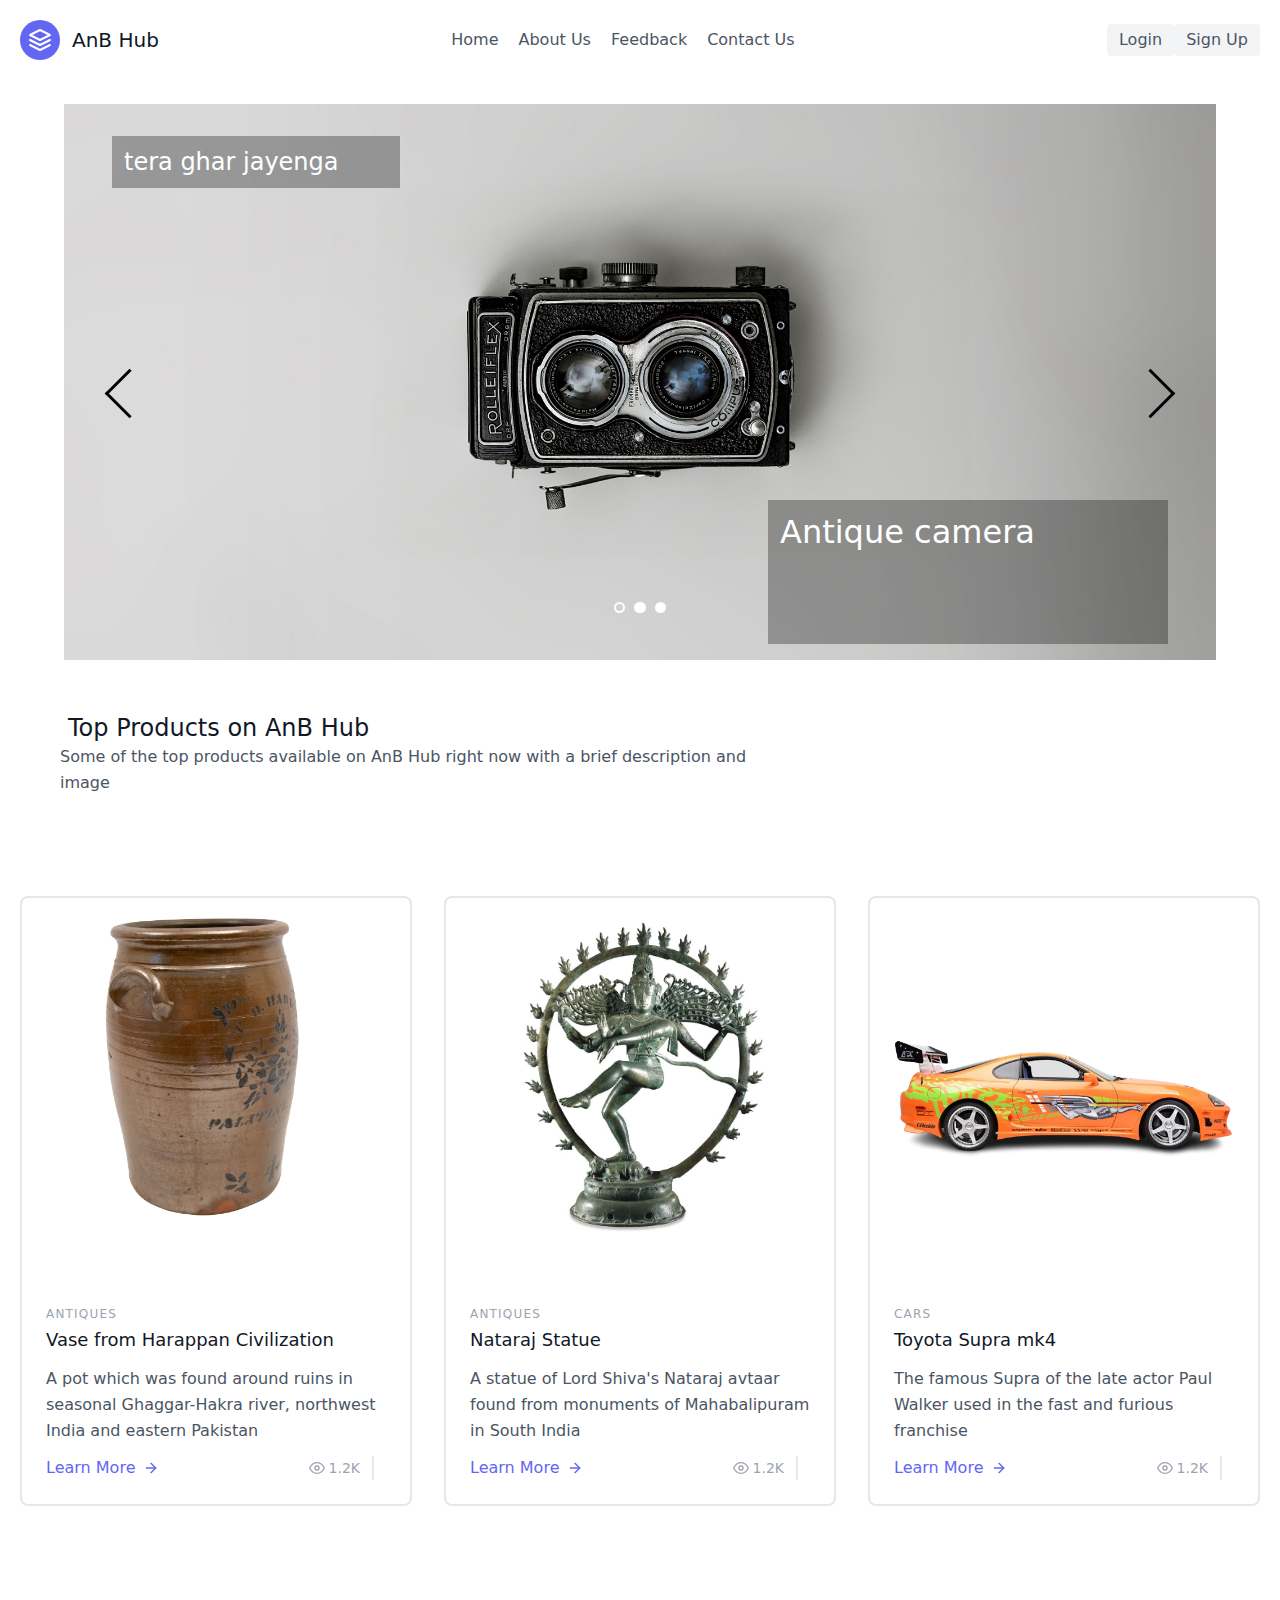
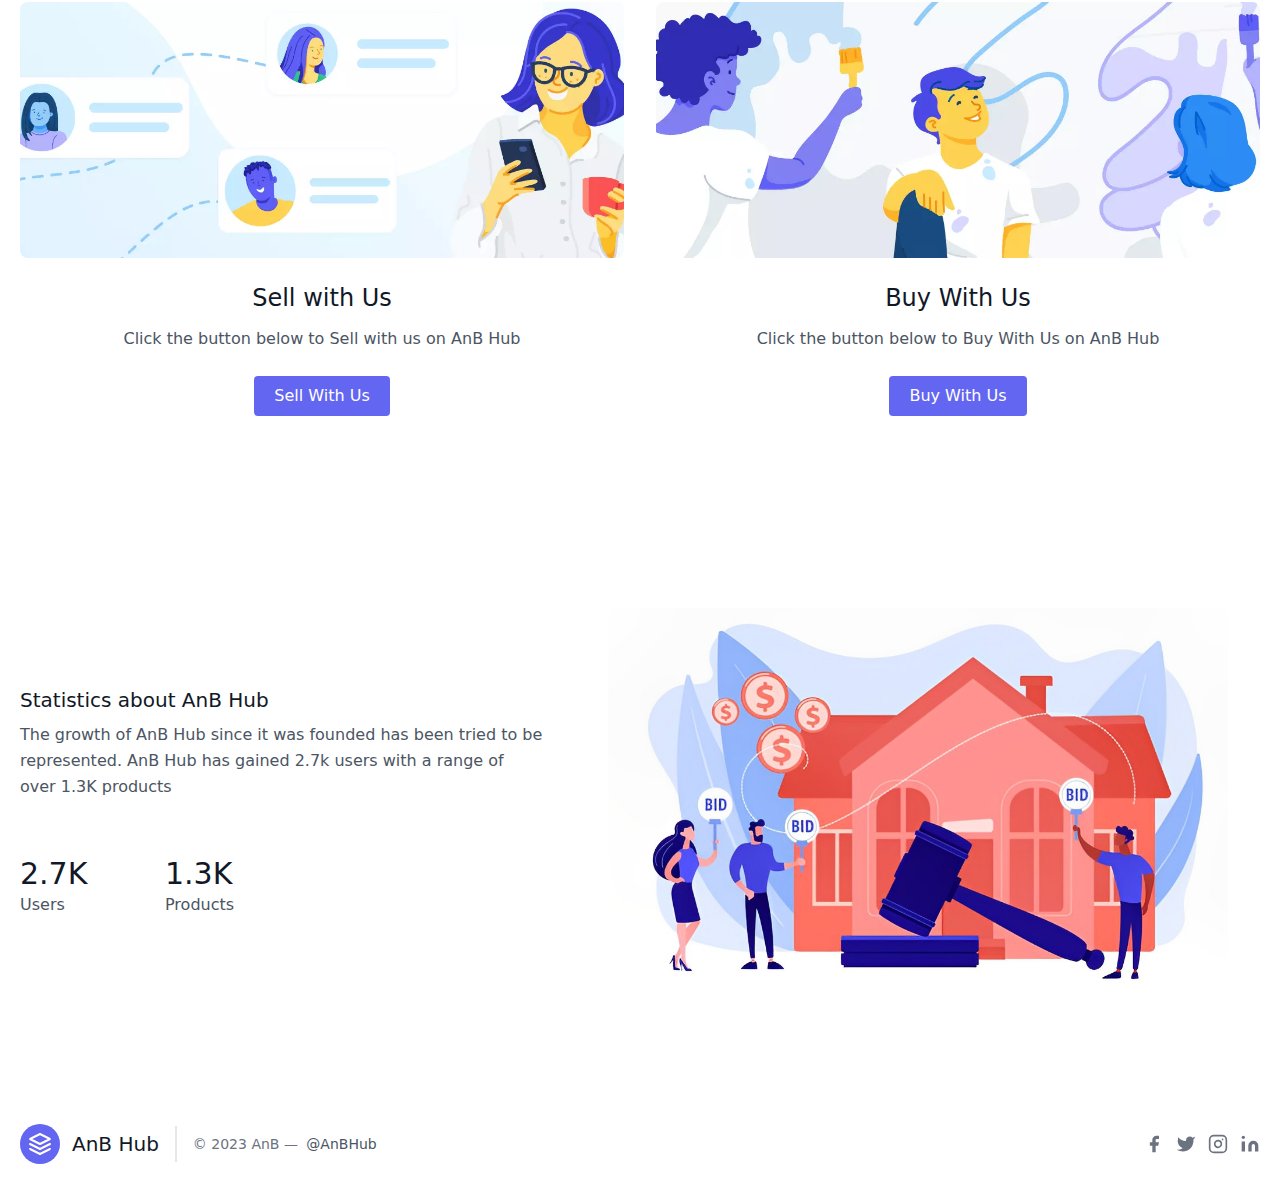
<file: index.html>
<!DOCTYPE html>
<html lang="en">

<head>
  <meta charset="UTF-8">
  <meta http-equiv="X-UA-Compatible" content="IE=edge">
  <meta name="viewport" content="width=device-width, initial-scale=1.0">
  <link rel="stylesheet" href="style.css">
  <link rel="stylesheet" href="index.css">
  <title>Home</title>
</head>
<body>
  <script>
    let slideIndex = 1;
    showSlides(slideIndex);

    // Next/previous controls
    function plusSlides(n) 
    {
      showSlides(slideIndex += n);
    }

    // Thumbnail image controls
    function currentSlide(n) 
    {
      showSlides(slideIndex = n);
    }

    function showSlides(n) 
    {
      let i;
      let slides = document.getElementsByClassName("mySlides");
      let dots = document.getElementsByClassName("dot");
      if (n > slides.length) 
      {
        slideIndex = 1
      }
      if (n < 1) 
      {
        slideIndex = slides.length
      }
      for (i = 0; i < slides.length; i++) 
      {
        slides[i].style.display = "none";
      }
      for (i = 0; i < dots.length; i++) 
      {
        dots[i].className = dots[i].className.replace(" active", "");
      }
      slides[slideIndex-1].style.display = "block";
      dots[slideIndex-1].className += " active";
    }
  </script>

  <header class="text-gray-600 body-font">
    <div class="container mx-auto flex flex-wrap p-5 flex-col md:flex-row items-center">
      <a class="flex title-font font-medium items-center text-gray-900 mb-4 md:mb-0">
        <!-- <img src="/images/logo.jpg" height="2.3" width=""> -->
        <svg xmlns="http://www.w3.org/2000/svg" fill="none" stroke="currentColor" stroke-linecap="round"
          stroke-linejoin="round" stroke-width="2" class="w-10 h-10 text-white p-2 bg-indigo-500 rounded-full"
          viewBox="0 0 24 24">
          <path d="M12 2L2 7l10 5 10-5-10-5zM2 17l10 5 10-5M2 12l10 5 10-5"></path>
        </svg>
        <span class="ml-3 text-xl">AnB Hub</span>
      </a>
      <nav class="md:ml-auto md:mr-auto flex flex-wrap items-center text-base justify-center">
        <a class="mr-5 hover:text-gray-900" href="index.html">Home</a>
        <a class="mr-5 hover:text-gray-900" href="about.html">About Us</a>
        <a class="mr-5 hover:text-gray-900" href="feedback.html">Feedback</a>
        <a class="mr-5 hover:text-gray-900" href="contact.html">Contact Us</a>
      </nav>
      <a href="login.php">
        <button
          class="inline-flex items-center bg-gray-100 border-0 py-1 px-3 focus:outline-none hover:bg-gray-200 rounded text-base mt-4 md:mt-0">Login
        </button></a>
      <a href="signup.php">
        <button
          class="inline-flex items-center bg-gray-100 border-0 py-1 px-3 focus:outline-none hover:bg-gray-200 rounded text-base mt-4 md:mt-0">Sign
          Up
        </button>
      </a>
    </div>
  </header>

  <br>

  <main>
    <div class="myContainer">
      <div class="slideshow-container">
        <div class="mySlides fade current">
          <div class="price_tag">tera ghar jayenga</div>
          <img src="./Slider_images/camera.jpg" style="width: 100%;">
          <div class="description">Antique camera</div>
        </div>
  
        <div class="mySlides fade">
          <div class="price_tag">isme bhi tera ghar jayenga</div>
          <img src="./Slider_images/McLaren mp4-24.jpg" style="width:100%;">
          <div class="description">F1 McLaren MP4/24</div>
        </div>
  
        <div class="mySlides fade">
          <div class="price_tag">aur isme bhi tera ghar aur gand jayenga</div>
          <img src="./Slider_images/air_Jordan.png" style="width:100%;">
          <div class="description">Nike Air Jordans 1</div>
        </div>

        <!-- <a class="prev" onclick="plusSlides(-1)">&#10094;</a> -->
        <a class="prev" onclick="plusSlides(-1)"><i class="arrow left"></i></a>
        <!-- <a class="next" onclick="plusSlides(1)">&#10095;</a> -->
        <a class="next" onclick="plusSlides(1)"><i class="arrow right"></i></a>


        <div class="myDots" style="text-align:center">
          <span class="dot active" onclick="currentSlide(1)"></span>
          <span class="dot" onclick="currentSlide(2)"></span>
          <span class="dot" onclick="currentSlide(3)"></span>
        </div>
      </div>
      
      <!-- The dots/circles -->
    </div>

    <section class="text-gray-600 body-font">
      <div class="container px-5 py-7  mx-auto">
        <div class="flex flex-col">
          <!-- <div class="h-1 bg-gray-200 rounded overflow-hidden">
            <div class="w-24 h-full bg-indigo-500"></div>
          </div> -->
          <div class="flex flex-wrap sm:flex-row flex-col py-6 mb-12">
            <h1 class="sm:w-2/5 text-gray-900 font-medium title-font text-2xl mb-2 sm:mb-0 ml-12">Top Products on AnB Hub
            </h1>
            <p class="sm:w-3/5 leading-relaxed text-base sm:pl-10 pl-0">Some of the top products available on AnB Hub
              right now with a brief description and image</p>
          </div>
        </div>
      </div>
      <div class="container px-5  mx-auto">
        <div class="flex flex-wrap -m-4">
          <div class="p-4 md:w-1/3">
            <div class="h-full border-2 border-gray-700 border-opacity-60 rounded-lg overflow-hidden">
              <div class="lg:h-96 md:h-36 w-full object-cover object-center">
                <img src="images/1_preview.png" height="80%" width="75%" alt="blog" style="padding-left: 5vw;">
              </div>
              <div class="p-6">
                <h2 class="tracking-widest text-xs title-font font-medium text-gray-400 mb-1">ANTIQUES</h2>
                <h1 class="title-font text-lg font-medium text-gray-900 mb-3">Vase from Harappan Civilization</h1>
                <p class="leading-relaxed mb-3">A pot which was found around ruins in seasonal Ghaggar-Hakra river,
                  northwest India and eastern Pakistan</p>
                <div class="flex items-center flex-wrap ">
                  <a href="vase.html" class="text-indigo-500 inline-flex items-center md:mb-2 lg:mb-0">Learn More
                    <svg class="w-4 h-4 ml-2" viewBox="0 0 24 24" stroke="currentColor" stroke-width="2" fill="none"
                      stroke-linecap="round" stroke-linejoin="round">
                      <path d="M5 12h14"></path>
                      <path d="M12 5l7 7-7 7"></path>
                    </svg>
                  </a>
                  <span
                    class="text-gray-400 mr-3 inline-flex items-center lg:ml-auto md:ml-0 ml-auto leading-none text-sm pr-3 py-1 border-r-2 border-gray-200">
                    <svg class="w-4 h-4 mr-1" stroke="currentColor" stroke-width="2" fill="none" stroke-linecap="round"
                      stroke-linejoin="round" viewBox="0 0 24 24">
                      <path d="M1 12s4-8 11-8 11 8 11 8-4 8-11 8-11-8-11-8z"></path>
                      <circle cx="12" cy="12" r="3"></circle>
                    </svg>1.2K
                  </span>
                </div>
              </div>
            </div>
          </div>
          <div class="p-4 md:w-1/3">
            <div class="h-full border-2 border-gray-700 border-opacity-60 rounded-lg ">
              <div class="lg:h-96 md:h-36 w-full object-cover object-center">
                <img width="90%" style="padding-left: 3vw;" src="images/Nataraj Statue 2.png" alt="blog">
              </div>

              <div class="p-6">
                <h2 class="tracking-widest text-xs title-font font-medium text-gray-400 mb-1">ANTIQUES</h2>
                <h1 class="title-font text-lg font-medium text-gray-900 mb-3">Nataraj Statue</h1>
                <p class="leading-relaxed mb-3">A statue of Lord Shiva's Nataraj avtaar found from monuments of
                  Mahabalipuram in South India</p>
                <div class="flex items-center flex-wrap">
                  <a href="natraj.html" class="text-indigo-500 inline-flex items-center md:mb-2 lg:mb-0">Learn More
                    <svg class="w-4 h-4 ml-2" viewBox="0 0 24 24" stroke="currentColor" stroke-width="2" fill="none"
                      stroke-linecap="round" stroke-linejoin="round">
                      <path d="M5 12h14"></path>
                      <path d="M12 5l7 7-7 7"></path>
                    </svg>
                  </a>
                  <span
                    class="text-gray-400 mr-3 inline-flex items-center lg:ml-auto md:ml-0 ml-auto leading-none text-sm pr-3 py-1 border-r-2 border-gray-200">
                    <svg class="w-4 h-4 mr-1" stroke="currentColor" stroke-width="2" fill="none" stroke-linecap="round"
                      stroke-linejoin="round" viewBox="0 0 24 24">
                      <path d="M1 12s4-8 11-8 11 8 11 8-4 8-11 8-11-8-11-8z"></path>
                      <circle cx="12" cy="12" r="3"></circle>
                    </svg>1.2K
                  </span>
                </div>
              </div>
            </div>
          </div>
          <div class="p-4 md:w-1/3">
            <div class="h-full border-2 border-gray-700 border-opacity-60 rounded-lg overflow-hidden">
              <div class="lg:h-96 md:h-36 w-full object-cover object-center">
                <img width="100%" src="images/3_preview.png" alt="blog" style="padding-top: 10vh ;">
              </div>
              <div class="p-6">
                <h2 class="tracking-widest text-xs title-font font-medium text-gray-400 mb-1">CARS</h2>
                <h1 class="title-font text-lg font-medium text-gray-900 mb-3">Toyota Supra mk4</h1>
                <p class="leading-relaxed mb-3">The famous Supra of the late actor Paul Walker used in the fast and
                  furious franchise</p>
                <div class="flex items-center flex-wrap ">
                  <a href="supra.html" class="text-indigo-500 inline-flex items-center md:mb-2 lg:mb-0">Learn More
                    <svg class="w-4 h-4 ml-2" viewBox="0 0 24 24" stroke="currentColor" stroke-width="2" fill="none"
                      stroke-linecap="round" stroke-linejoin="round">
                      <path d="M5 12h14"></path>
                      <path d="M12 5l7 7-7 7"></path>
                    </svg>
                  </a>
                  <span
                    class="text-gray-400 mr-3 inline-flex items-center lg:ml-auto md:ml-0 ml-auto leading-none text-sm pr-3 py-1 border-r-2 border-gray-200">
                    <svg class="w-4 h-4 mr-1" stroke="currentColor" stroke-width="2" fill="none" stroke-linecap="round"
                      stroke-linejoin="round" viewBox="0 0 24 24">
                      <path d="M1 12s4-8 11-8 11 8 11 8-4 8-11 8-11-8-11-8z"></path>
                      <circle cx="12" cy="12" r="3"></circle>
                    </svg>1.2K
                  </span>
                </div>
              </div>
            </div>
          </div>
        </div>
      </div>
    </section>
    <section class="text-gray-600 body-font">
      <div class="container px-5 py-24 mx-auto">
        <div class="flex flex-wrap -mx-4 -mb-10 text-center">
          <div class="sm:w-1/2 mb-10 px-4">
            <div class="rounded-lg h-64 overflow-hidden">
              <img alt="content" class="object-cover object-center h-full w-full" src="images/sell with us.png">
            </div>
            <h2 class="title-font text-2xl font-medium text-gray-900 mt-6 mb-3">Sell with Us</h2>
            <p class="leading-relaxed text-base">Click the button below to Sell with us on AnB Hub</p>
            <a href="sellWithUs.html">
              <button
                class="flex mx-auto mt-6 text-white bg-indigo-500 border-0 py-2 px-5 focus:outline-none hover:bg-indigo-600 rounded">Sell
                With Us</button></a>
          </div>
          <div class="sm:w-1/2 mb-10 px-4">
            <div class="rounded-lg h-64 overflow-hidden">
              <img alt="content" class="object-cover object-center h-full w-full" src="images/buy with us.png">
            </div>
            <h2 class="title-font text-2xl font-medium text-gray-900 mt-6 mb-3">Buy With Us</h2>
            <p class="leading-relaxed text-base">Click the button below to Buy With Us on AnB Hub</p>
            <button
              class="flex mx-auto mt-6 text-white bg-indigo-500 border-0 py-2 px-5 focus:outline-none hover:bg-indigo-600 rounded">Buy
              With Us</button>
          </div>
        </div>
      </div>
    </section>
    <section class="text-gray-600 body-font">
      <div class="container px-5 py-24 mx-auto flex flex-wrap">
        <div class="flex flex-wrap -mx-4 mt-auto mb-auto lg:w-1/2 sm:w-2/3 content-start sm:pr-10">
          <div class="w-full sm:p-4 px-4 mb-6">
            <h1 class="title-font font-medium text-xl mb-2 text-gray-900">Statistics about AnB Hub
            </h1>
            <div class="leading-relaxed">The growth of AnB Hub since it was founded has been tried to be represented.
              AnB Hub has gained 2.7k users with a range of over 1.3K products</div>
          </div>
          <div class="p-4 sm:w-1/2 lg:w-1/4 w-1/2">
            <h2 class="title-font font-medium text-3xl text-gray-900">2.7K</h2>
            <p class="leading-relaxed">Users</p>
          </div>
          <div class="p-4 sm:w-1/2 lg:w-1/4 w-1/2">
            <h2 class="title-font font-medium text-3xl text-gray-900">1.3K</h2>
            <p class="leading-relaxed">Products</p>
          </div>
        </div>
        <div class="lg:w-1/2 sm:w-1/3 w-full rounded-lg overflow-hidden mt-6 sm:mt-0">
          <img class="object-cover object-center w-full h-full" src="images/bid.jpg" alt="stats">
        </div>
      </div>
    </section>

  </main>

  <footer class="text-gray-600 body-font">
    <div class="container px-5 py-8 mx-auto flex items-center sm:flex-row flex-col">
      <a class="flex title-font font-medium items-center md:justify-start justify-center text-gray-900">
        <svg xmlns="http://www.w3.org/2000/svg" fill="none" stroke="currentColor" stroke-linecap="round"
          stroke-linejoin="round" stroke-width="2" class="w-10 h-10 text-white p-2 bg-indigo-500 rounded-full"
          viewBox="0 0 24 24">
          <path d="M12 2L2 7l10 5 10-5-10-5zM2 17l10 5 10-5M2 12l10 5 10-5"></path>
        </svg>
        <span class="ml-3 text-xl">AnB Hub</span>
      </a>
      <p class="text-sm text-gray-500 sm:ml-4 sm:pl-4 sm:border-l-2 sm:border-gray-200 sm:py-2 sm:mt-0 mt-4">© 2023 AnB
        —
        <a href="#" class="text-gray-600 ml-1" rel="noopener noreferrer"
          target="_blank">@AnBHub</a>
      </p>
      <span class="inline-flex sm:ml-auto sm:mt-0 mt-4 justify-center sm:justify-start">
        <a class="text-gray-500">
          <svg fill="currentColor" stroke-linecap="round" stroke-linejoin="round" stroke-width="2" class="w-5 h-5"
            viewBox="0 0 24 24">
            <path d="M18 2h-3a5 5 0 00-5 5v3H7v4h3v8h4v-8h3l1-4h-4V7a1 1 0 011-1h3z"></path>
          </svg>
        </a>
        <a class="ml-3 text-gray-500">
          <svg fill="currentColor" stroke-linecap="round" stroke-linejoin="round" stroke-width="2" class="w-5 h-5"
            viewBox="0 0 24 24">
            <path
              d="M23 3a10.9 10.9 0 01-3.14 1.53 4.48 4.48 0 00-7.86 3v1A10.66 10.66 0 013 4s-4 9 5 13a11.64 11.64 0 01-7 2c9 5 20 0 20-11.5a4.5 4.5 0 00-.08-.83A7.72 7.72 0 0023 3z">
            </path>
          </svg>
        </a>
        <a class="ml-3 text-gray-500">
          <svg fill="none" stroke="currentColor" stroke-linecap="round" stroke-linejoin="round" stroke-width="2"
            class="w-5 h-5" viewBox="0 0 24 24">
            <rect width="20" height="20" x="2" y="2" rx="5" ry="5"></rect>
            <path d="M16 11.37A4 4 0 1112.63 8 4 4 0 0116 11.37zm1.5-4.87h.01"></path>
          </svg>
        </a>
        <a class="ml-3 text-gray-500">
          <svg fill="currentColor" stroke="currentColor" stroke-linecap="round" stroke-linejoin="round" stroke-width="0"
            class="w-5 h-5" viewBox="0 0 24 24">
            <path stroke="none"
              d="M16 8a6 6 0 016 6v7h-4v-7a2 2 0 00-2-2 2 2 0 00-2 2v7h-4v-7a6 6 0 016-6zM2 9h4v12H2z"></path>
            <circle cx="4" cy="4" r="2" stroke="none"></circle>
          </svg>
        </a>
      </span>
    </div>
  </footer>
</body>

</html>
</file>
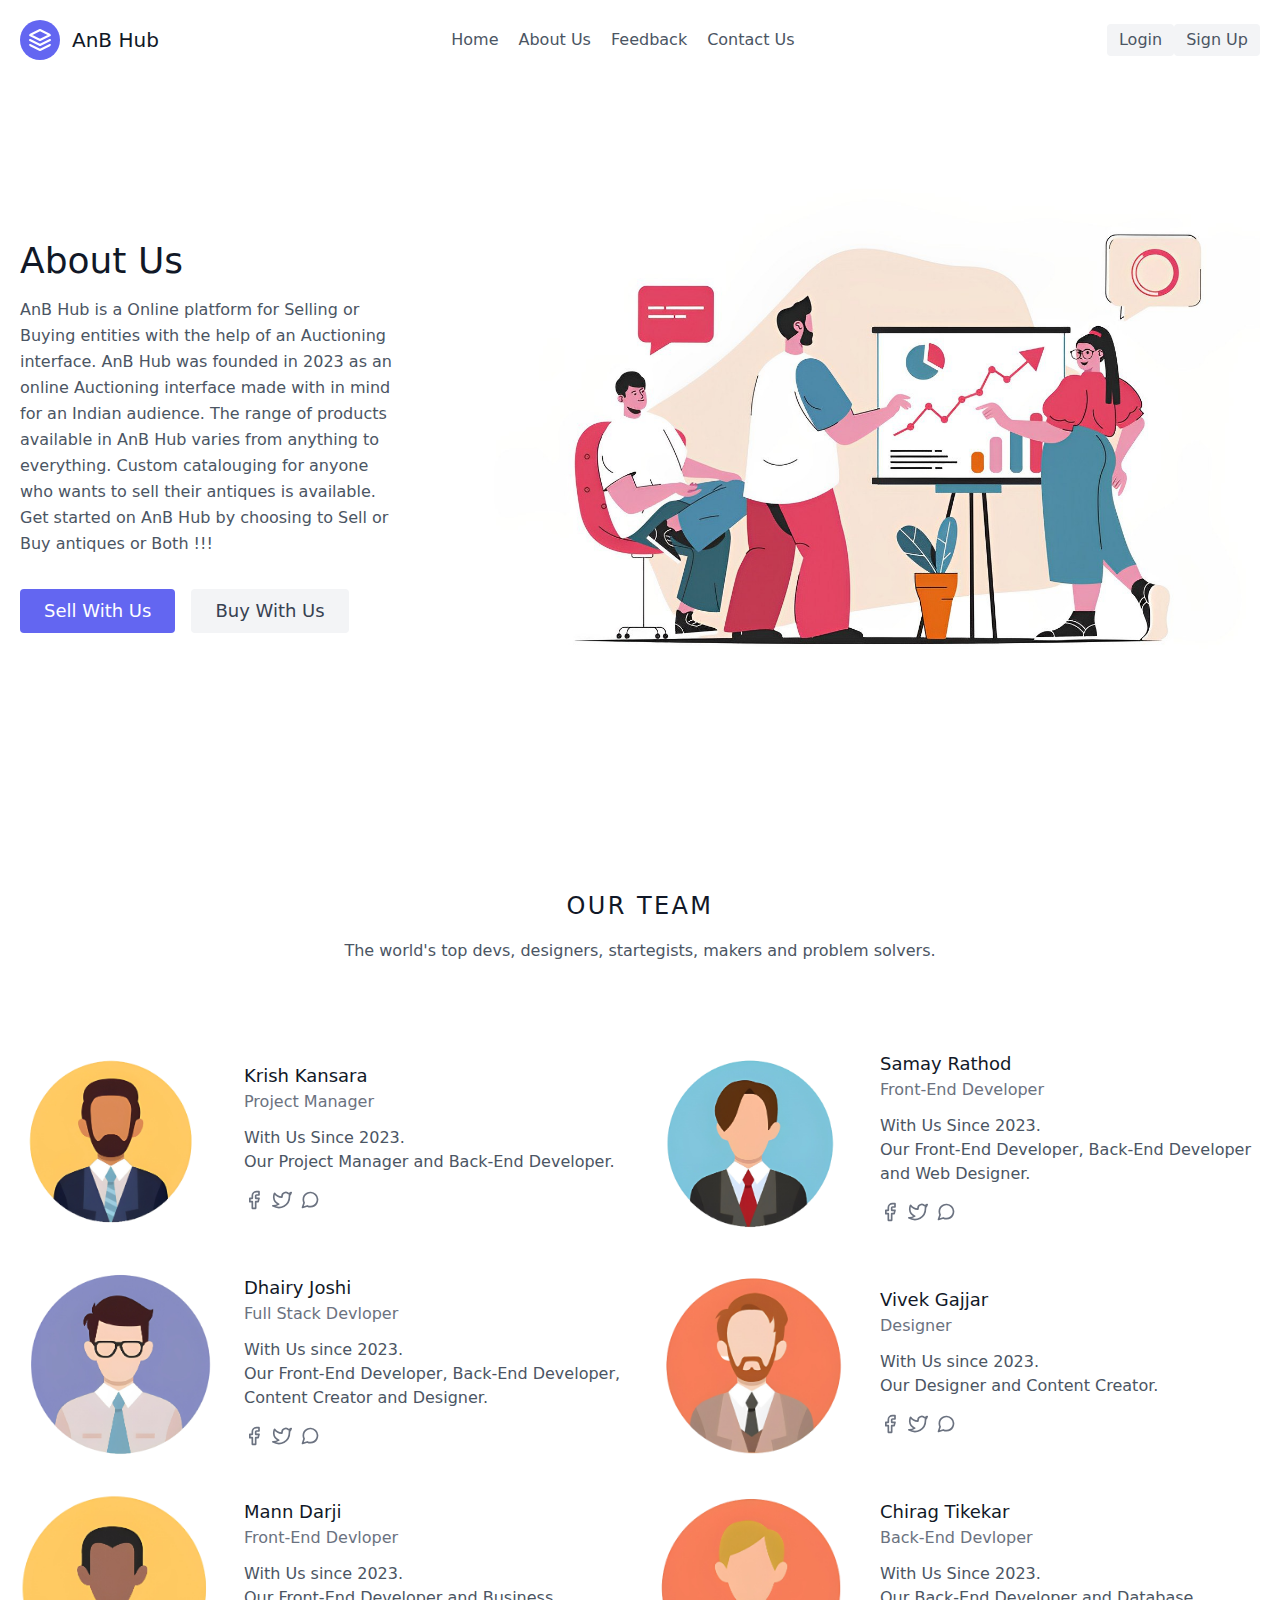
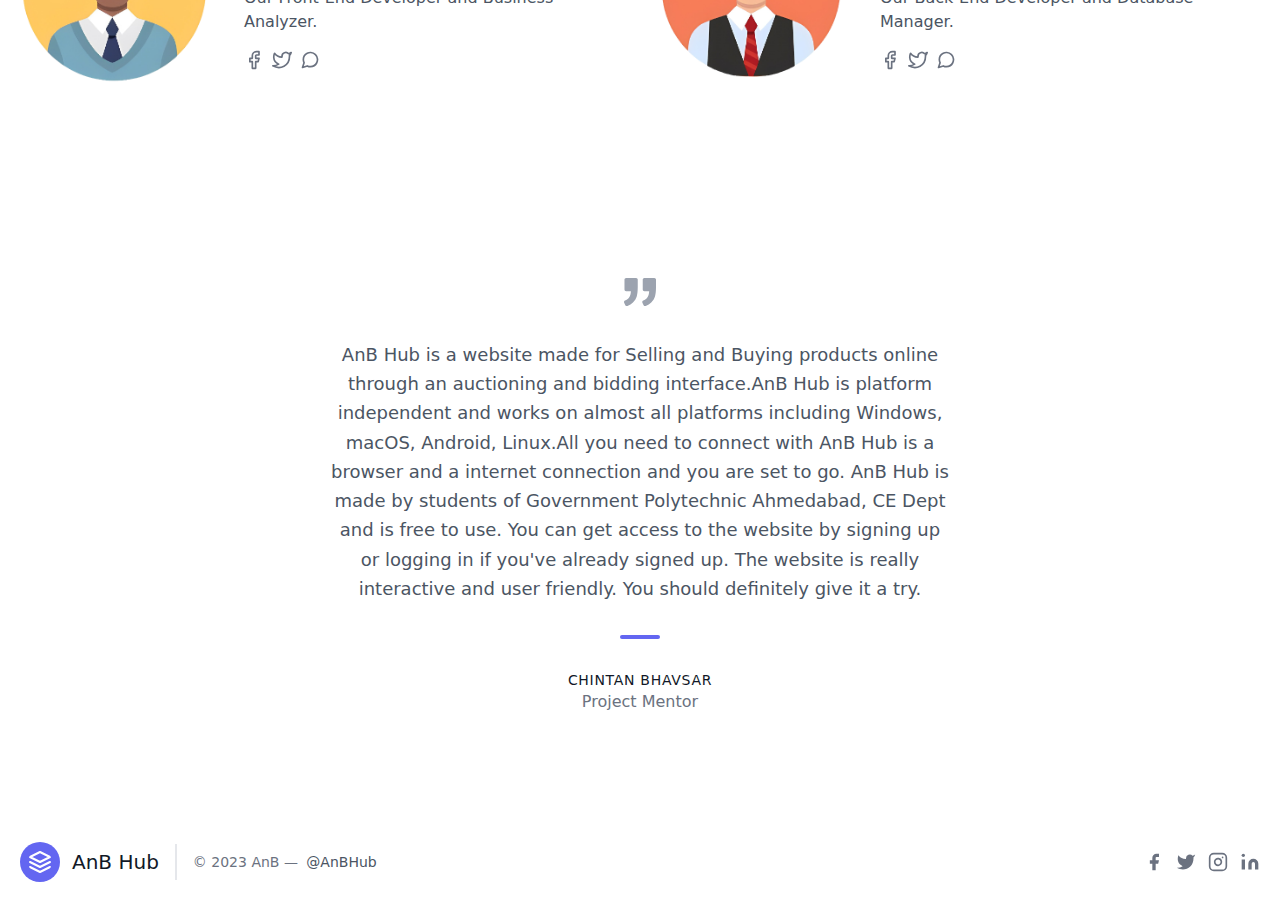
<file: about.html>
<!DOCTYPE html>
<html lang="en">

<head>
    <meta charset="UTF-8">
    <meta http-equiv="X-UA-Compatible" content="IE=edge">
    <meta name="viewport" content="width=device-width, initial-scale=1.0">
    <link rel="stylesheet" href="style.css">
    <title>About Us</title>
</head>

<body>
    <header class="text-gray-600 body-font">
        <div class="container mx-auto flex flex-wrap p-5 flex-col md:flex-row items-center">
            <a class="flex title-font font-medium items-center text-gray-900 mb-4 md:mb-0">
                <svg xmlns="http://www.w3.org/2000/svg" fill="none" stroke="currentColor" stroke-linecap="round"
                    stroke-linejoin="round" stroke-width="2" class="w-10 h-10 text-white p-2 bg-indigo-500 rounded-full"
                    viewBox="0 0 24 24">
                    <path d="M12 2L2 7l10 5 10-5-10-5zM2 17l10 5 10-5M2 12l10 5 10-5"></path>
                </svg>
                
                <span class="ml-3 text-xl">AnB Hub</span>
            </a>
            <nav class="md:ml-auto md:mr-auto flex flex-wrap items-center text-base justify-center">
                <a class="mr-5 hover:text-gray-900" href="index.html">Home</a>
                <a class="mr-5 hover:text-gray-900" href="about.html">About Us</a>
                <a class="mr-5 hover:text-gray-900" href="feedback.html">Feedback</a>
                <a class="mr-5 hover:text-gray-900" href="contact.html">Contact Us</a>
            </nav>
            <a href="login.php">
                <button
                    class="inline-flex items-center bg-gray-100 border-0 py-1 px-3 focus:outline-none hover:bg-gray-200 rounded text-base mt-4 md:mt-0">Login
                </button></a>
            <a href="signup.php">
                <button
                    class="inline-flex items-center bg-gray-100 border-0 py-1 px-3 focus:outline-none hover:bg-gray-200 rounded text-base mt-4 md:mt-0">Sign
                    Up
                </button>
            </a>
        </div>
    </header>

    <main>
        <section class="text-gray-600 body-font">
            <div class="container mx-auto flex px-5 py-24 md:flex-row flex-col items-center">
                <div
                    class="lg:flex-grow md:w-1/2 lg:pr-24 md:pr-16 flex flex-col md:items-start md:text-left mb-16 md:mb-0 items-center text-center">
                    <h1 class="title-font sm:text-4xl text-3xl mb-4 font-medium text-gray-900">About Us
                    </h1>
                    <p class="mb-8 leading-relaxed">AnB Hub is a Online platform for Selling or Buying entities with the
                        help of an Auctioning interface. AnB Hub was founded in 2023 as an online Auctioning
                        interface made with in mind for an Indian audience. The range of products available in AnB
                        Hub varies from anything to everything. Custom catalouging for anyone who wants to sell their
                        antiques is available. Get started on AnB Hub by choosing to Sell or Buy antiques or Both !!!
                    </p>
                    <div class="flex justify-center">
                        <button
                            class="inline-flex text-white bg-indigo-500 border-0 py-2 px-6 focus:outline-none hover:bg-indigo-600 rounded text-lg">Sell
                            With Us</button>
                        <button
                            class="ml-4 inline-flex text-gray-700 bg-gray-100 border-0 py-2 px-6 focus:outline-none hover:bg-gray-200 rounded text-lg">Buy
                            With Us</button>
                    </div>
                </div>
                <div class="lg:max-w-3xl lg:w-full md:w-1/2 w-5/6">
                    <img class="object-cover object-center rounded" alt="hero" src="aboutus_image.jpg">
                </div>
            </div>
        </section>
        <section class="text-gray-600 body-font">
            <div class="container px-5 py-24 mx-auto">
                <div class="flex flex-col text-center w-full mb-20">
                    <h1 class="text-2xl font-medium title-font mb-4 text-gray-900 tracking-widest">OUR TEAM</h1>
                    <p class="lg:w-2/3 mx-auto leading-relaxed text-base">The world's top devs, designers, startegists,
                        makers and problem solvers. </p>
                </div>
                <div class="flex flex-wrap -m-4">
                    <div class="p-4 lg:w-1/2">
                        <div
                            class="h-full flex sm:flex-row flex-col items-center sm:justify-start justify-center text-center sm:text-left">
                            <img alt="team"
                                class="flex-shrink-0 rounded-lg w-48 h-48 object-cover object-center sm:mb-0 mb-4"
                                src="pi_KRISH.png">
                            <div class="flex-grow sm:pl-8">
                                <h2 class="title-font font-medium text-lg text-gray-900">Krish Kansara</h2>
                                <h3 class="text-gray-500 mb-3">Project Manager</h3>
                                <p class="mb-4">With Us Since 2023.<br>Our Project Manager and Back-End Developer.
                                </p>
                                <span class="inline-flex">
                                    <a class="text-gray-500">
                                        <svg fill="none" stroke="currentColor" stroke-linecap="round"
                                            stroke-linejoin="round" stroke-width="2" class="w-5 h-5"
                                            viewBox="0 0 24 24">
                                            <path d="M18 2h-3a5 5 0 00-5 5v3H7v4h3v8h4v-8h3l1-4h-4V7a1 1 0 011-1h3z">
                                            </path>
                                        </svg>
                                    </a>
                                    <a class="ml-2 text-gray-500">
                                        <svg fill="none" stroke="currentColor" stroke-linecap="round"
                                            stroke-linejoin="round" stroke-width="2" class="w-5 h-5"
                                            viewBox="0 0 24 24">
                                            <path
                                                d="M23 3a10.9 10.9 0 01-3.14 1.53 4.48 4.48 0 00-7.86 3v1A10.66 10.66 0 013 4s-4 9 5 13a11.64 11.64 0 01-7 2c9 5 20 0 20-11.5a4.5 4.5 0 00-.08-.83A7.72 7.72 0 0023 3z">
                                            </path>
                                        </svg>
                                    </a>
                                    <a class="ml-2 text-gray-500">
                                        <svg fill="none" stroke="currentColor" stroke-linecap="round"
                                            stroke-linejoin="round" stroke-width="2" class="w-5 h-5"
                                            viewBox="0 0 24 24">
                                            <path
                                                d="M21 11.5a8.38 8.38 0 01-.9 3.8 8.5 8.5 0 01-7.6 4.7 8.38 8.38 0 01-3.8-.9L3 21l1.9-5.7a8.38 8.38 0 01-.9-3.8 8.5 8.5 0 014.7-7.6 8.38 8.38 0 013.8-.9h.5a8.48 8.48 0 018 8v.5z">
                                            </path>
                                        </svg>
                                    </a>
                                </span>
                            </div>
                        </div>
                    </div>
                    <div class="p-4 lg:w-1/2">
                        <div
                            class="h-full flex sm:flex-row flex-col items-center sm:justify-start justify-center text-center sm:text-left">
                            <img alt="team"
                                class="flex-shrink-0 rounded-lg w-48 h-48 object-cover object-center sm:mb-0 mb-4"
                                src="pi_SAMAY.png">
                            <div class="flex-grow sm:pl-8">
                                <h2 class="title-font font-medium text-lg text-gray-900">Samay Rathod </h2>
                                <h3 class="text-gray-500 mb-3">Front-End Developer</h3>
                                <p class="mb-4">With Us Since 2023.<br>Our Front-End Developer, Back-End Developer and
                                    Web Designer.
                                </p>
                                <span class="inline-flex">
                                    <a class="text-gray-500">
                                        <svg fill="none" stroke="currentColor" stroke-linecap="round"
                                            stroke-linejoin="round" stroke-width="2" class="w-5 h-5"
                                            viewBox="0 0 24 24">
                                            <path d="M18 2h-3a5 5 0 00-5 5v3H7v4h3v8h4v-8h3l1-4h-4V7a1 1 0 011-1h3z">
                                            </path>
                                        </svg>
                                    </a>
                                    <a class="ml-2 text-gray-500">
                                        <svg fill="none" stroke="currentColor" stroke-linecap="round"
                                            stroke-linejoin="round" stroke-width="2" class="w-5 h-5"
                                            viewBox="0 0 24 24">
                                            <path
                                                d="M23 3a10.9 10.9 0 01-3.14 1.53 4.48 4.48 0 00-7.86 3v1A10.66 10.66 0 013 4s-4 9 5 13a11.64 11.64 0 01-7 2c9 5 20 0 20-11.5a4.5 4.5 0 00-.08-.83A7.72 7.72 0 0023 3z">
                                            </path>
                                        </svg>
                                    </a>
                                    <a class="ml-2 text-gray-500">
                                        <svg fill="none" stroke="currentColor" stroke-linecap="round"
                                            stroke-linejoin="round" stroke-width="2" class="w-5 h-5"
                                            viewBox="0 0 24 24">
                                            <path
                                                d="M21 11.5a8.38 8.38 0 01-.9 3.8 8.5 8.5 0 01-7.6 4.7 8.38 8.38 0 01-3.8-.9L3 21l1.9-5.7a8.38 8.38 0 01-.9-3.8 8.5 8.5 0 014.7-7.6 8.38 8.38 0 013.8-.9h.5a8.48 8.48 0 018 8v.5z">
                                            </path>
                                        </svg>
                                    </a>
                                </span>
                            </div>
                        </div>
                    </div>
                    <div class="p-4 lg:w-1/2">
                        <div
                            class="h-full flex sm:flex-row flex-col items-center sm:justify-start justify-center text-center sm:text-left">
                            <img alt="team"
                                class="flex-shrink-0 rounded-lg w-48 h-48 object-cover object-center sm:mb-0 mb-4"
                                src="pi_DHAIRY.png">
                            <div class="flex-grow sm:pl-8">
                                <h2 class="title-font font-medium text-lg text-gray-900">Dhairy Joshi</h2>
                                <h3 class="text-gray-500 mb-3">Full Stack Devloper</h3>
                                <p class="mb-4">With Us since 2023.<br>Our Front-End Developer, Back-End
                                    Developer, Content Creator
                                    and Designer.</p>
                                <span class="inline-flex">
                                    <a class="text-gray-500">
                                        <svg fill="none" stroke="currentColor" stroke-linecap="round"
                                            stroke-linejoin="round" stroke-width="2" class="w-5 h-5"
                                            viewBox="0 0 24 24">
                                            <path d="M18 2h-3a5 5 0 00-5 5v3H7v4h3v8h4v-8h3l1-4h-4V7a1 1 0 011-1h3z">
                                            </path>
                                        </svg>
                                    </a>
                                    <a class="ml-2 text-gray-500">
                                        <svg fill="none" stroke="currentColor" stroke-linecap="round"
                                            stroke-linejoin="round" stroke-width="2" class="w-5 h-5"
                                            viewBox="0 0 24 24">
                                            <path
                                                d="M23 3a10.9 10.9 0 01-3.14 1.53 4.48 4.48 0 00-7.86 3v1A10.66 10.66 0 013 4s-4 9 5 13a11.64 11.64 0 01-7 2c9 5 20 0 20-11.5a4.5 4.5 0 00-.08-.83A7.72 7.72 0 0023 3z">
                                            </path>
                                        </svg>
                                    </a>
                                    <a class="ml-2 text-gray-500">
                                        <svg fill="none" stroke="currentColor" stroke-linecap="round"
                                            stroke-linejoin="round" stroke-width="2" class="w-5 h-5"
                                            viewBox="0 0 24 24">
                                            <path
                                                d="M21 11.5a8.38 8.38 0 01-.9 3.8 8.5 8.5 0 01-7.6 4.7 8.38 8.38 0 01-3.8-.9L3 21l1.9-5.7a8.38 8.38 0 01-.9-3.8 8.5 8.5 0 014.7-7.6 8.38 8.38 0 013.8-.9h.5a8.48 8.48 0 018 8v.5z">
                                            </path>
                                        </svg>
                                    </a>
                                </span>
                            </div>
                        </div>
                    </div>
                    <div class="p-4 lg:w-1/2">
                        <div
                            class="h-full flex sm:flex-row flex-col items-center sm:justify-start justify-center text-center sm:text-left">
                            <img alt="team"
                                class="flex-shrink-0 rounded-lg w-48 h-48 object-cover object-center sm:mb-0 mb-4"
                                src="pi_VIVEK.png">
                            <div class="flex-grow sm:pl-8">
                                <h2 class="title-font font-medium text-lg text-gray-900">Vivek Gajjar</h2>
                                <h3 class="text-gray-500 mb-3">Designer</h3>
                                <p class="mb-4">With Us since 2023.<br>Our Designer and Content Creator.</p>
                                <span class="inline-flex">
                                    <a class="text-gray-500">
                                        <svg fill="none" stroke="currentColor" stroke-linecap="round"
                                            stroke-linejoin="round" stroke-width="2" class="w-5 h-5"
                                            viewBox="0 0 24 24">
                                            <path d="M18 2h-3a5 5 0 00-5 5v3H7v4h3v8h4v-8h3l1-4h-4V7a1 1 0 011-1h3z">
                                            </path>
                                        </svg>
                                    </a>
                                    <a class="ml-2 text-gray-500">
                                        <svg fill="none" stroke="currentColor" stroke-linecap="round"
                                            stroke-linejoin="round" stroke-width="2" class="w-5 h-5"
                                            viewBox="0 0 24 24">
                                            <path
                                                d="M23 3a10.9 10.9 0 01-3.14 1.53 4.48 4.48 0 00-7.86 3v1A10.66 10.66 0 013 4s-4 9 5 13a11.64 11.64 0 01-7 2c9 5 20 0 20-11.5a4.5 4.5 0 00-.08-.83A7.72 7.72 0 0023 3z">
                                            </path>
                                        </svg>
                                    </a>
                                    <a class="ml-2 text-gray-500">
                                        <svg fill="none" stroke="currentColor" stroke-linecap="round"
                                            stroke-linejoin="round" stroke-width="2" class="w-5 h-5"
                                            viewBox="0 0 24 24">
                                            <path
                                                d="M21 11.5a8.38 8.38 0 01-.9 3.8 8.5 8.5 0 01-7.6 4.7 8.38 8.38 0 01-3.8-.9L3 21l1.9-5.7a8.38 8.38 0 01-.9-3.8 8.5 8.5 0 014.7-7.6 8.38 8.38 0 013.8-.9h.5a8.48 8.48 0 018 8v.5z">
                                            </path>
                                        </svg>
                                    </a>
                                </span>
                            </div>
                        </div>
                    </div>
                    <div class="p-4 lg:w-1/2">
                        <div
                            class="h-full flex sm:flex-row flex-col items-center sm:justify-start justify-center text-center sm:text-left">
                            <img alt="team"
                                class="flex-shrink-0 rounded-lg w-48 h-48 object-cover object-center sm:mb-0 mb-4"
                                src="pi_MANN.png">
                            <div class="flex-grow sm:pl-8">
                                <h2 class="title-font font-medium text-lg text-gray-900">Mann Darji</h2>
                                <h3 class="text-gray-500 mb-3">Front-End Devloper</h3>
                                <p class="mb-4">With Us since 2023.<br>Our Front-End Developer and Business
                                    Analyzer.</p>
                                <span class="inline-flex">
                                    <a class="text-gray-500">
                                        <svg fill="none" stroke="currentColor" stroke-linecap="round"
                                            stroke-linejoin="round" stroke-width="2" class="w-5 h-5"
                                            viewBox="0 0 24 24">
                                            <path d="M18 2h-3a5 5 0 00-5 5v3H7v4h3v8h4v-8h3l1-4h-4V7a1 1 0 011-1h3z">
                                            </path>
                                        </svg>
                                    </a>
                                    <a class="ml-2 text-gray-500">
                                        <svg fill="none" stroke="currentColor" stroke-linecap="round"
                                            stroke-linejoin="round" stroke-width="2" class="w-5 h-5"
                                            viewBox="0 0 24 24">
                                            <path
                                                d="M23 3a10.9 10.9 0 01-3.14 1.53 4.48 4.48 0 00-7.86 3v1A10.66 10.66 0 013 4s-4 9 5 13a11.64 11.64 0 01-7 2c9 5 20 0 20-11.5a4.5 4.5 0 00-.08-.83A7.72 7.72 0 0023 3z">
                                            </path>
                                        </svg>
                                    </a>
                                    <a class="ml-2 text-gray-500">
                                        <svg fill="none" stroke="currentColor" stroke-linecap="round"
                                            stroke-linejoin="round" stroke-width="2" class="w-5 h-5"
                                            viewBox="0 0 24 24">
                                            <path
                                                d="M21 11.5a8.38 8.38 0 01-.9 3.8 8.5 8.5 0 01-7.6 4.7 8.38 8.38 0 01-3.8-.9L3 21l1.9-5.7a8.38 8.38 0 01-.9-3.8 8.5 8.5 0 014.7-7.6 8.38 8.38 0 013.8-.9h.5a8.48 8.48 0 018 8v.5z">
                                            </path>
                                        </svg>
                                    </a>
                                </span>
                            </div>
                        </div>
                    </div>
                    <div class="p-4 lg:w-1/2">
                        <div
                            class="h-full flex sm:flex-row flex-col items-center sm:justify-start justify-center text-center sm:text-left">
                            <img alt="team"
                                class="flex-shrink-0 rounded-lg w-48 h-48 object-cover object-center sm:mb-0 mb-4"
                                src="pi_CHIRAG.png">
                            <div class="flex-grow sm:pl-8">
                                <h2 class="title-font font-medium text-lg text-gray-900">Chirag Tikekar</h2>
                                <h3 class="text-gray-500 mb-3">Back-End Devloper</h3>
                                <p class="mb-4">With Us Since 2023.<br>Our Back-End Developer and Database
                                    Manager.</p>
                                <span class="inline-flex">
                                    <a class="text-gray-500">
                                        <svg fill="none" stroke="currentColor" stroke-linecap="round"
                                            stroke-linejoin="round" stroke-width="2" class="w-5 h-5"
                                            viewBox="0 0 24 24">
                                            <path d="M18 2h-3a5 5 0 00-5 5v3H7v4h3v8h4v-8h3l1-4h-4V7a1 1 0 011-1h3z">
                                            </path>
                                        </svg>
                                    </a>
                                    <a class="ml-2 text-gray-500">
                                        <svg fill="none" stroke="currentColor" stroke-linecap="round"
                                            stroke-linejoin="round" stroke-width="2" class="w-5 h-5"
                                            viewBox="0 0 24 24">
                                            <path
                                                d="M23 3a10.9 10.9 0 01-3.14 1.53 4.48 4.48 0 00-7.86 3v1A10.66 10.66 0 013 4s-4 9 5 13a11.64 11.64 0 01-7 2c9 5 20 0 20-11.5a4.5 4.5 0 00-.08-.83A7.72 7.72 0 0023 3z">
                                            </path>
                                        </svg>
                                    </a>
                                    <a class="ml-2 text-gray-500">
                                        <svg fill="none" stroke="currentColor" stroke-linecap="round"
                                            stroke-linejoin="round" stroke-width="2" class="w-5 h-5"
                                            viewBox="0 0 24 24">
                                            <path
                                                d="M21 11.5a8.38 8.38 0 01-.9 3.8 8.5 8.5 0 01-7.6 4.7 8.38 8.38 0 01-3.8-.9L3 21l1.9-5.7a8.38 8.38 0 01-.9-3.8 8.5 8.5 0 014.7-7.6 8.38 8.38 0 013.8-.9h.5a8.48 8.48 0 018 8v.5z">
                                            </path>
                                        </svg>
                                    </a>
                                </span>
                            </div>
                        </div>
                    </div>
                </div>
            </div>
        </section>
        <section class="text-gray-600 body-font">
            <div class="container px-5 py-24 mx-auto">
                <div class="xl:w-1/2 lg:w-3/4 w-full mx-auto text-center">
                    <svg xmlns="http://www.w3.org/2000/svg" fill="currentColor"
                        class="inline-block w-8 h-8 text-gray-400 mb-8" viewBox="0 0 975.036 975.036">
                        <path
                            d="M925.036 57.197h-304c-27.6 0-50 22.4-50 50v304c0 27.601 22.4 50 50 50h145.5c-1.9 79.601-20.4 143.3-55.4 191.2-27.6 37.8-69.399 69.1-125.3 93.8-25.7 11.3-36.8 41.7-24.8 67.101l36 76c11.6 24.399 40.3 35.1 65.1 24.399 66.2-28.6 122.101-64.8 167.7-108.8 55.601-53.7 93.7-114.3 114.3-181.9 20.601-67.6 30.9-159.8 30.9-276.8v-239c0-27.599-22.401-50-50-50zM106.036 913.497c65.4-28.5 121-64.699 166.9-108.6 56.1-53.7 94.4-114.1 115-181.2 20.6-67.1 30.899-159.6 30.899-277.5v-239c0-27.6-22.399-50-50-50h-304c-27.6 0-50 22.4-50 50v304c0 27.601 22.4 50 50 50h145.5c-1.9 79.601-20.4 143.3-55.4 191.2-27.6 37.8-69.4 69.1-125.3 93.8-25.7 11.3-36.8 41.7-24.8 67.101l35.9 75.8c11.601 24.399 40.501 35.2 65.301 24.399z">
                        </path>
                    </svg>
                    <p class="leading-relaxed text-lg">AnB Hub is a website made for Selling and Buying products online
                        through an auctioning and bidding interface.AnB Hub is platform independent and works on
                        almost all platforms including Windows, macOS, Android, Linux.All you need to connect with AnB Hub is a browser and a internet connection and you are set to go. AnB Hub is made by students of Government Polytechnic Ahmedabad, CE Dept and is free to use. You can get access to the website by signing up or logging in if you've already signed up. The website is really interactive and user friendly. You should definitely give it a try.</p>
                    <span class="inline-block h-1 w-10 rounded bg-indigo-500 mt-8 mb-6"></span>
                    <h2 class="text-gray-900 font-medium title-font tracking-wider text-sm">CHINTAN BHAVSAR</h2>

                    <p class="text-gray-500">Project Mentor</p>
                </div>
            </div>
        </section>
    </main>

    <!-- Footer -->
    <footer class="text-gray-600 body-font">
        <div class="container px-5 py-8 mx-auto flex items-center sm:flex-row flex-col">
            <a class="flex title-font font-medium items-center md:justify-start justify-center text-gray-900">
                <svg xmlns="http://www.w3.org/2000/svg" fill="none" stroke="currentColor" stroke-linecap="round"
                    stroke-linejoin="round" stroke-width="2" class="w-10 h-10 text-white p-2 bg-indigo-500 rounded-full"
                    viewBox="0 0 24 24">
                    <path d="M12 2L2 7l10 5 10-5-10-5zM2 17l10 5 10-5M2 12l10 5 10-5"></path>
                </svg>
                <span class="ml-3 text-xl">AnB Hub</span>
            </a>
            <p class="text-sm text-gray-500 sm:ml-4 sm:pl-4 sm:border-l-2 sm:border-gray-200 sm:py-2 sm:mt-0 mt-4">©
                2023 AnB —
                <a href="#" class="text-gray-600 ml-1" rel="noopener noreferrer"
                    target="_blank">@AnBHub</a>
            </p>
            <span class="inline-flex sm:ml-auto sm:mt-0 mt-4 justify-center sm:justify-start">
                <a class="text-gray-500">
                    <svg fill="currentColor" stroke-linecap="round" stroke-linejoin="round" stroke-width="2"
                        class="w-5 h-5" viewBox="0 0 24 24">
                        <path d="M18 2h-3a5 5 0 00-5 5v3H7v4h3v8h4v-8h3l1-4h-4V7a1 1 0 011-1h3z"></path>
                    </svg>
                </a>
                <a class="ml-3 text-gray-500">
                    <svg fill="currentColor" stroke-linecap="round" stroke-linejoin="round" stroke-width="2"
                        class="w-5 h-5" viewBox="0 0 24 24">
                        <path
                            d="M23 3a10.9 10.9 0 01-3.14 1.53 4.48 4.48 0 00-7.86 3v1A10.66 10.66 0 013 4s-4 9 5 13a11.64 11.64 0 01-7 2c9 5 20 0 20-11.5a4.5 4.5 0 00-.08-.83A7.72 7.72 0 0023 3z">
                        </path>
                    </svg>
                </a>
                <a class="ml-3 text-gray-500">
                    <svg fill="none" stroke="currentColor" stroke-linecap="round" stroke-linejoin="round"
                        stroke-width="2" class="w-5 h-5" viewBox="0 0 24 24">
                        <rect width="20" height="20" x="2" y="2" rx="5" ry="5"></rect>
                        <path d="M16 11.37A4 4 0 1112.63 8 4 4 0 0116 11.37zm1.5-4.87h.01"></path>
                    </svg>
                </a>
                <a class="ml-3 text-gray-500">
                    <svg fill="currentColor" stroke="currentColor" stroke-linecap="round" stroke-linejoin="round"
                        stroke-width="0" class="w-5 h-5" viewBox="0 0 24 24">
                        <path stroke="none"
                            d="M16 8a6 6 0 016 6v7h-4v-7a2 2 0 00-2-2 2 2 0 00-2 2v7h-4v-7a6 6 0 016-6zM2 9h4v12H2z">
                        </path>
                        <circle cx="4" cy="4" r="2" stroke="none"></circle>
                    </svg>
                </a>
            </span>
        </div>
    </footer>
</body>

</html>
</file>
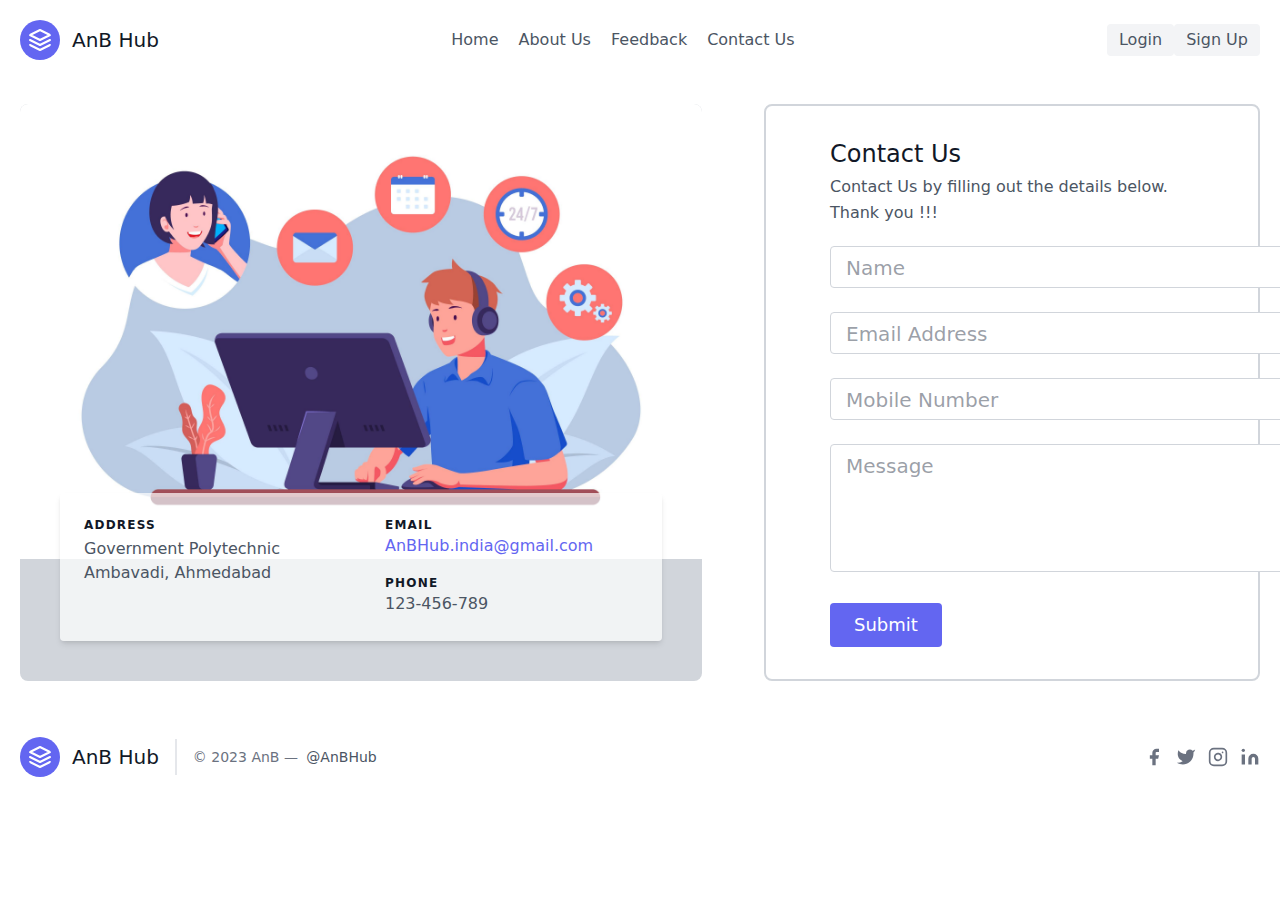
<file: contact.html>
<!DOCTYPE html>
<html lang="en">

<head>
  <meta charset="UTF-8">
  <meta http-equiv="X-UA-Compatible" content="IE=edge">
  <meta name="viewport" content="width=device-width, initial-scale=1.0">
  <link rel="stylesheet" href="style.css">
  <link rel="stylesheet" href="style_contact.css">
  <title>Contact Us</title>
</head>

<body>
  <header class="text-gray-600 body-font">
    <div class="container mx-auto flex flex-wrap p-5 flex-col md:flex-row items-center">
      <a class="flex title-font font-medium items-center text-gray-900 mb-4 md:mb-0">
        <svg xmlns="http://www.w3.org/2000/svg" fill="none" stroke="currentColor" stroke-linecap="round"
          stroke-linejoin="round" stroke-width="2" class="w-10 h-10 text-white p-2 bg-indigo-500 rounded-full"
          viewBox="0 0 24 24">
          <path d="M12 2L2 7l10 5 10-5-10-5zM2 17l10 5 10-5M2 12l10 5 10-5"></path>
        </svg>
        <span class="ml-3 text-xl">AnB Hub</span>
      </a>
      <nav class="md:ml-auto md:mr-auto flex flex-wrap items-center text-base justify-center">
        <a class="mr-5 hover:text-gray-900" href="index.html">Home</a>
        <a class="mr-5 hover:text-gray-900" href="about.html">About Us</a>
        <a class="mr-5 hover:text-gray-900" href="feedback.html">Feedback</a>
        <a class="mr-5 hover:text-gray-900" href="contact.html">Contact Us</a>
      </nav>
      <a href="login.php">
        <button
          class="inline-flex items-center bg-gray-100 border-0 py-1 px-3 focus:outline-none hover:bg-gray-200 rounded text-base mt-4 md:mt-0">Login
        </button></a>
      <a href="signup.php">
        <button
          class="inline-flex items-center bg-gray-100 border-0 py-1 px-3 focus:outline-none hover:bg-gray-200 rounded text-base mt-4 md:mt-0">Sign
          Up
        </button>
      </a>
    </div>
  </header>

  <main>
    <section class="text-gray-600 body-font relative">
      <div class="container px-5 py-6 mx-auto flex sm:flex-nowrap flex-wrap">
        <div class="lg:w-55per md:w-1/2 bg-gray-300 rounded-lg overflow-hidden sm:mr-10 p-10 flex items-end justify-start relative">
            <div class="image absolute inset-0">
              <img class="absolute inset-0" src="./images/contact_us.jpg">
            </div>
            <div class="floating relative flex flex-wrap py-6 rounded shadow-md">
                <div class="lg:w-1/2 px-6">
                    <h2 class="title-font font-semibold text-gray-900 tracking-widest text-xs">ADDRESS</h2>
                    <p class="mt-1">Government Polytechnic Ambavadi, Ahmedabad </p>
                </div>
                <div class="lg:w-1/2 px-6 mt-4 lg:mt-0">
                    <h2 class="title-font font-semibold text-gray-900 tracking-widest text-xs">EMAIL</h2>
                    <a class="text-indigo-500 leading-relaxed">AnBHub.india@gmail.com</a>
                    <h2 class="title-font font-semibold text-gray-900 tracking-widest text-xs mt-4">PHONE</h2>
                    <p class="leading-relaxed">123-456-789</p>
                </div>
            </div>
        </div>
        <div class="lg:w-40per md:w-1/2 bg-white flex flex-col md:ml-auto w-full md:py-8 mt-8 md:mt-0 border-gray-300 border-2 rounded-lg px-16">
            <h2 class="text-gray-900 text-2xl mb-1 font-medium title-font">Contact Us</h2>
            <p class="leading-relaxed mb-5 text-gray-600">Contact Us by filling out the details below. Thank you !!!
            </p>
            <form action="#">
                <div class="mb-6 inputBox">
                    <input name="Name" type="text"
                        class="form-control w-full px-4 py-2 text-md font-normal text-gray-700 bg-white bg-clip-padding border border-solid border-gray-300 rounded transition ease-in-out m-0 focus:text-gray-700 focus:bg-white focus:border-indigo-600 focus:outline-none"
                        id="Username" required/>
                    <span>Name</span>
                </div>
                <div class="mb-6 inputBox">
                    <input name="Email" type="email"
                        class="form-control w-full px-4 py-2 text-md font-normal text-gray-700 bg-white bg-clip-padding border border-solid border-gray-300 rounded transition ease-in-out m-0 focus:text-gray-700 focus:bg-white focus:border-indigo-600 focus:outline-none"
                        id="Email" required/>
                    <span>Email Address</span>
                </div>
                <div class="mb-6 inputBox">
                    <input name="Mobile" type="tel"
                        class="form-control w-full px-4 py-2 text-md font-normal text-gray-700 bg-white bg-clip-padding border border-solid border-gray-300 rounded transition ease-in-out m-0 focus:text-gray-700 focus:bg-white focus:border-indigo-600 focus:outline-none"
                        id="Mobile" required/>
                    <span>Mobile Number</span>
                </div>
                <div class="inputBox mb-6">
                    <textarea name="message"
                        class="form-control w-full h-32 px-4 py-2 text-xl font-normal text-gray-700 bg-white bg-clip-padding border border-solid border-gray-300 rounded transition ease-in-out m-0 focus:text-gray-700 focus:bg-white focus:border-indigo-600 focus:outline-none outline-none resize-none duration-200"
                        id="Username" required></textarea>
                    <span>Message</span>
                </div>
                <input type="submit"
                    class="text-white bg-indigo-500 border-0 py-2 px-6 focus:outline-none hover:bg-indigo-600 rounded text-lg" value="Submit"/>
            </form>
        </div>
      </div>
    </section>
  </main>

  <footer class="text-gray-600 body-font">
    <div class="container px-5 py-8 mx-auto flex items-center sm:flex-row flex-col">
      <a class="flex title-font font-medium items-center md:justify-start justify-center text-gray-900">
        <svg xmlns="http://www.w3.org/2000/svg" fill="none" stroke="currentColor" stroke-linecap="round"
          stroke-linejoin="round" stroke-width="2" class="w-10 h-10 text-white p-2 bg-indigo-500 rounded-full"
          viewBox="0 0 24 24">
          <path d="M12 2L2 7l10 5 10-5-10-5zM2 17l10 5 10-5M2 12l10 5 10-5"></path>
        </svg>
        <span class="ml-3 text-xl">AnB Hub</span>
      </a>
      <p class="text-sm text-gray-500 sm:ml-4 sm:pl-4 sm:border-l-2 sm:border-gray-200 sm:py-2 sm:mt-0 mt-4">© 2023 AnB
        —
        <a href="#" class="text-gray-600 ml-1" rel="noopener noreferrer"
          target="_blank">@AnBHub</a>
      </p>
      <span class="inline-flex sm:ml-auto sm:mt-0 mt-4 justify-center sm:justify-start">
        <a class="text-gray-500">
          <svg fill="currentColor" stroke-linecap="round" stroke-linejoin="round" stroke-width="2" class="w-5 h-5"
            viewBox="0 0 24 24">
            <path d="M18 2h-3a5 5 0 00-5 5v3H7v4h3v8h4v-8h3l1-4h-4V7a1 1 0 011-1h3z"></path>
          </svg>
        </a>
        <a class="ml-3 text-gray-500">
          <svg fill="currentColor" stroke-linecap="round" stroke-linejoin="round" stroke-width="2" class="w-5 h-5"
            viewBox="0 0 24 24">
            <path
              d="M23 3a10.9 10.9 0 01-3.14 1.53 4.48 4.48 0 00-7.86 3v1A10.66 10.66 0 013 4s-4 9 5 13a11.64 11.64 0 01-7 2c9 5 20 0 20-11.5a4.5 4.5 0 00-.08-.83A7.72 7.72 0 0023 3z">
            </path>
          </svg>
        </a>
        <a class="ml-3 text-gray-500">
          <svg fill="none" stroke="currentColor" stroke-linecap="round" stroke-linejoin="round" stroke-width="2"
            class="w-5 h-5" viewBox="0 0 24 24">
            <rect width="20" height="20" x="2" y="2" rx="5" ry="5"></rect>
            <path d="M16 11.37A4 4 0 1112.63 8 4 4 0 0116 11.37zm1.5-4.87h.01"></path>
          </svg>
        </a>
        <a class="ml-3 text-gray-500">
          <svg fill="currentColor" stroke="currentColor" stroke-linecap="round" stroke-linejoin="round" stroke-width="0"
            class="w-5 h-5" viewBox="0 0 24 24">
            <path stroke="none"
              d="M16 8a6 6 0 016 6v7h-4v-7a2 2 0 00-2-2 2 2 0 00-2 2v7h-4v-7a6 6 0 016-6zM2 9h4v12H2z"></path>
            <circle cx="4" cy="4" r="2" stroke="none"></circle>
          </svg>
        </a>
      </span>
    </div>
  </footer>
</body>

</html>
</file>
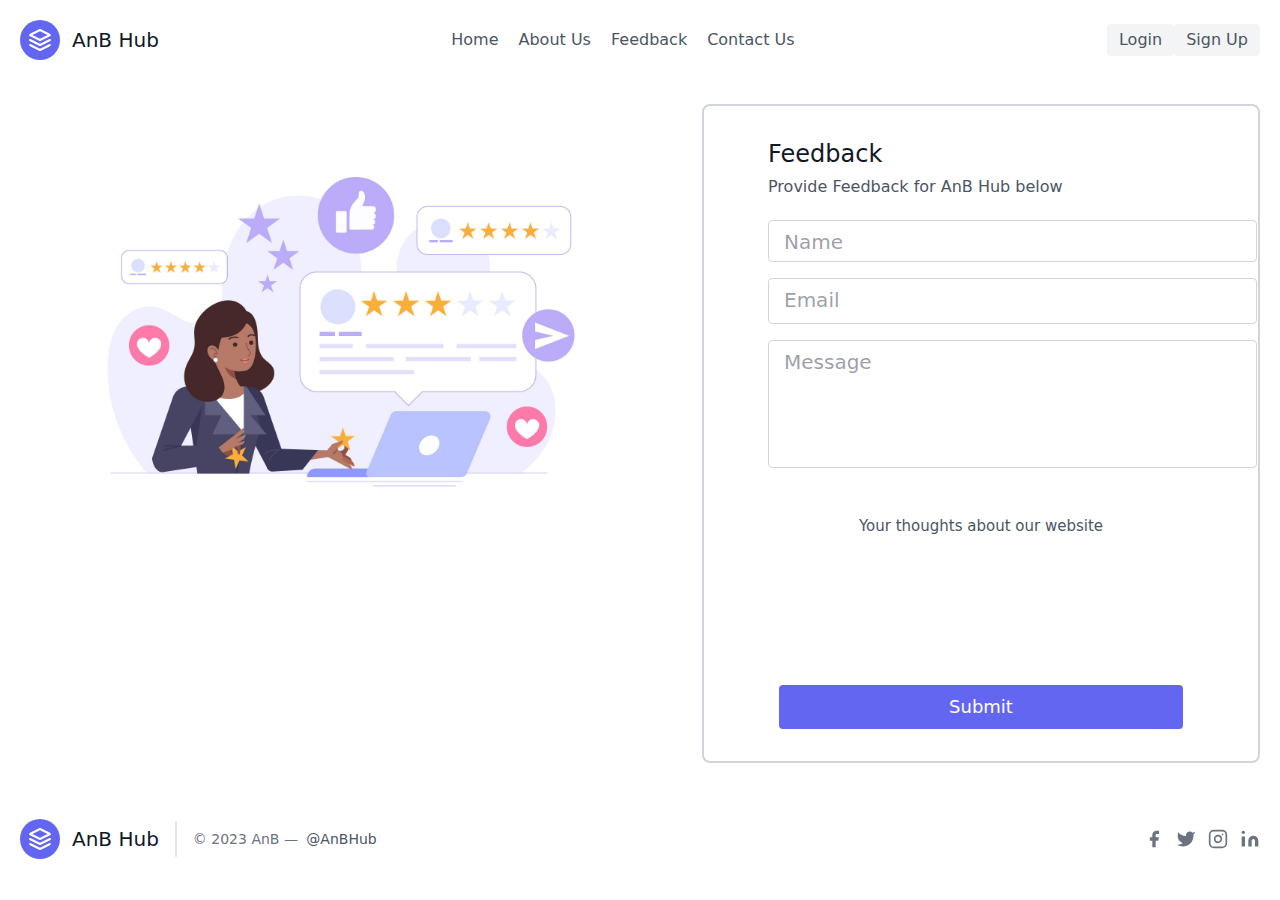
<file: feedback.html>
<!DOCTYPE html>
<html lang="en">

<head>
    <meta charset="UTF-8">
    <meta http-equiv="X-UA-Compatible" content="IE=edge">
    <meta name="viewport" content="width=device-width, initial-scale=1.0">
    <link rel="stylesheet" href="style.css">
    <title>Feedback</title>
    <link rel="stylesheet" href="style.css">
    <link rel="stylesheet" href="feedback.css">   
</head>

<body>
    <script language="JavaScript">
        const ratings = document.querySelectorAll(".rating");
        const ratingsContainer = document.querySelector(".ratings-container");
        const panel = document.getElementById("panel");
        let selectedRating = "Satisfied";

        const removeActive = () => {
            for (let i = 0; i < ratings.length; i++) {
                ratings[i].classList.remove("active");
            }
        };

        ratingsContainer.addEventListener("click", (e) => {
            if (e.target.parentNode.classList.contains("rating")) {
                removeActive();
                e.target.parentNode.classList.add("active");
                selectedRating = e.target.nextElementSibling.innerHTML;
            }
        });

    </script>
    <header class="text-gray-600 body-font">
        <div class="container mx-auto flex flex-wrap p-5 flex-col md:flex-row items-center">
            <a class="flex title-font font-medium items-center text-gray-900 mb-4 md:mb-0">
                <svg xmlns="http://www.w3.org/2000/svg" fill="none" stroke="currentColor" stroke-linecap="round"
                    stroke-linejoin="round" stroke-width="2" class="w-10 h-10 text-white p-2 bg-indigo-500 rounded-full"
                    viewBox="0 0 24 24">
                    <path d="M12 2L2 7l10 5 10-5-10-5zM2 17l10 5 10-5M2 12l10 5 10-5"></path>
                </svg>
                <span class="ml-3 text-xl">AnB Hub</span>
            </a>
            <nav class="md:ml-auto md:mr-auto flex flex-wrap items-center text-base justify-center">
                <a class="mr-5 hover:text-gray-900" href="index.html">Home</a>
                <a class="mr-5 hover:text-gray-900" href="about.html">About Us</a>
                <a class="mr-5 hover:text-gray-900" href="feedback.html">Feedback</a>
                <a class="mr-5 hover:text-gray-900" href="contact.html">Contact Us</a>
            </nav>
            <a href="login.php">
                <button
                    class="inline-flex items-center bg-gray-100 bo  	rder-0 py-1 px-3 focus:outline-none hover:bg-gray-200 rounded text-base mt-4 md:mt-0">Login
                </button></a>
            <a href="signup.php">
                <button
                    class="inline-flex items-center bg-gray-100 border-0 py-1 px-3 focus:outline-none hover:bg-gray-200 rounded text-base mt-4 md:mt-0">Sign
                    Up  
                </button>
            </a>
        </div>
    </header>

    <main>
        <section class="text-gray-600 body-font relative">
            <div class="container px-5 py-6 mx-auto flex sm:flex-nowrap flex-wrap">
                <div class="lg:w-2/3 lg:h-2/3 md:w-1/2 bg-gray-300 rounded-lg overflow-hidden sm:mr-10 p-10 relative"
                    style="background-color: white;">
                    <img src="./images/feedback_image.jpg">
                </div>

                <div class="w-45per md:w-1/2 bg-white flex flex-col md:ml-auto w-full md:py-8 mt-8 md:mt-0 border-gray-300 border-2 rounded-lg">
                    <div class="px-16">
                        <h2 class="text-gray-900 text-2xl mb-1 font-medium title-font">Feedback</h2>
                        <p class="leading-relaxed mb-5 text-gray-600">Provide Feedback for AnB Hub below</p>
                        <form action="#">
                            <div class="mb-4 inputBox">
                                <input name="Name" type="text"
                                    class="form-control w-full px-4 py-2 text-md font-normal text-gray-700 bg-white bg-clip-padding border border-solid border-gray-300 rounded transition ease-in-out m-0 focus:text-gray-700 focus:bg-white focus:border-indigo-600 focus:outline-none"
                                    id="Username" required/>
                                <span>Name</span>
                            </div>
                            <div class="mb-4 inputBox">
                                <input name="Email" type="text"
                                    class="form-control w-full px-4 py-2 text-xl font-normal text-gray-700 bg-white bg-clip-padding border border-solid border-gray-300 rounded transition ease-in-out m-0 focus:text-gray-700 focus:bg-white focus:border-indigo-600 focus:outline-none"
                                    id="Username" required/>
                                <span>Email</span>
                            </div>
                            <div class="inputBox">
                                <textarea name="message"
                                    class="form-control w-full h-32 px-4 py-2 text-xl font-normal text-gray-700 bg-white bg-clip-padding border border-solid border-gray-300 rounded transition ease-in-out m-0 focus:text-gray-700 focus:bg-white focus:border-indigo-600 focus:outline-none outline-none resize-none duration-200"
                                    id="Username" required></textarea>
                                <span>Message</span>
                            </div>
                            <!-- <div id="body" class="relative mb-4">
                                <div id="panel" class="panel-container">
                                    <strong>How satisfied are you with our <br />
                                        customer support performance?</strong>
                                    <div class="ratings-container">
                                        <div class="rating">
                                            <img src="https://i.ibb.co/fYN2rVn/no.png" alt="">
                                            <small>Unhappy</small>
                                        </div>
        
                                        <div class="rating">
                                            <img src="https://i.ibb.co/3M8Ddsf/neutral.png" alt="" />
                                            <small>Neutral</small>
                                        </div>
        
                                        <div class="rating active">
                                            <img src="https://i.ibb.co/VVDYGLZ/yes.png" alt="" />
                                            <small>Satisfied</small>
                                        </div>
                                    </div>
                                </div>
                            </div> -->
                            <div class="relative">
                                <div id="body">
                                    <div id="smileys">
                                        <div class="text">Your thoughts about our website</div>
                                        <input type="radio" name="smiley" value="sad" class="sad">
                                        <input type="radio" name="smiley" value="neutral" class="neutral">
                                        <input type="radio" name="smiley" value="happy" class="happy" checked="checked">
                                    </div>
                                </div>
                            </div>
                            <div class="flex justify-center">
                                <input type="submit"
                                    class="text-white bg-indigo-500 border-0 py-2 px-6 focus:outline-none hover:bg-indigo-600 rounded text-lg w-95per" value="Submit"/>
                            </div>
                        </form>
                    </div>
                </div>
            </div>
        </section>
    </main>
    
    <footer class="text-gray-600 body-font">
        <div class="container px-5 py-8 mx-auto flex items-center sm:flex-row flex-col">
            <a class="flex title-font font-medium items-center md:justify-start justify-center text-gray-900">
                <svg xmlns="http://www.w3.org/2000/svg" fill="none" stroke="currentColor" stroke-linecap="round"
                    stroke-linejoin="round" stroke-width="2" class="w-10 h-10 text-white p-2 bg-indigo-500 rounded-full"
                    viewBox="0 0 24 24">
                    <path d="M12 2L2 7l10 5 10-5-10-5zM2 17l10 5 10-5M2 12l10 5 10-5"></path>
                </svg>
                <span class="ml-3 text-xl">AnB Hub</span>
            </a>
            <p class="text-sm text-gray-500 sm:ml-4 sm:pl-4 sm:border-l-2 sm:border-gray-200 sm:py-2 sm:mt-0 mt-4">©
                2023 AnB —
                <a href="#" class="text-gray-600 ml-1" rel="noopener noreferrer"
                    target="_blank">@AnBHub</a>
            </p>
            <span class="inline-flex sm:ml-auto sm:mt-0 mt-4 justify-center sm:justify-start">
                <a class="text-gray-500">
                    <svg fill="currentColor" stroke-linecap="round" stroke-linejoin="round" stroke-width="2"
                        class="w-5 h-5" viewBox="0 0 24 24">
                        <path d="M18 2h-3a5 5 0 00-5 5v3H7v4h3v8h4v-8h3l1-4h-4V7a1 1 0 011-1h3z"></path>
                    </svg>
                </a>
                <a class="ml-3 text-gray-500">
                    <svg fill="currentColor" stroke-linecap="round" stroke-linejoin="round" stroke-width="2"
                        class="w-5 h-5" viewBox="0 0 24 24">
                        <path
                            d="M23 3a10.9 10.9 0 01-3.14 1.53 4.48 4.48 0 00-7.86 3v1A10.66 10.66 0 013 4s-4 9 5 13a11.64 11.64 0 01-7 2c9 5 20 0 20-11.5a4.5 4.5 0 00-.08-.83A7.72 7.72 0 0023 3z">
                        </path>
                    </svg>
                </a>
                <a class="ml-3 text-gray-500">
                    <svg fill="none" stroke="currentColor" stroke-linecap="round" stroke-linejoin="round"
                        stroke-width="2" class="w-5 h-5" viewBox="0 0 24 24">
                        <rect width="20" height="20" x="2" y="2" rx="5" ry="5"></rect>
                        <path d="M16 11.37A4 4 0 1112.63 8 4 4 0 0116 11.37zm1.5-4.87h.01"></path>
                    </svg>
                </a>
                <a class="ml-3 text-gray-500">
                    <svg fill="currentColor" stroke="currentColor" stroke-linecap="round" stroke-linejoin="round"
                        stroke-width="0" class="w-5 h-5" viewBox="0 0 24 24">
                        <path stroke="none"
                            d="M16 8a6 6 0 016 6v7h-4v-7a2 2 0 00-2-2 2 2 0 00-2 2v7h-4v-7a6 6 0 016-6zM2 9h4v12H2z">
                        </path>
                        <circle cx="4" cy="4" r="2" stroke="none"></circle>
                    </svg>
                </a>
            </span>
        </div>
    </footer>
</body>

</html>
</file>
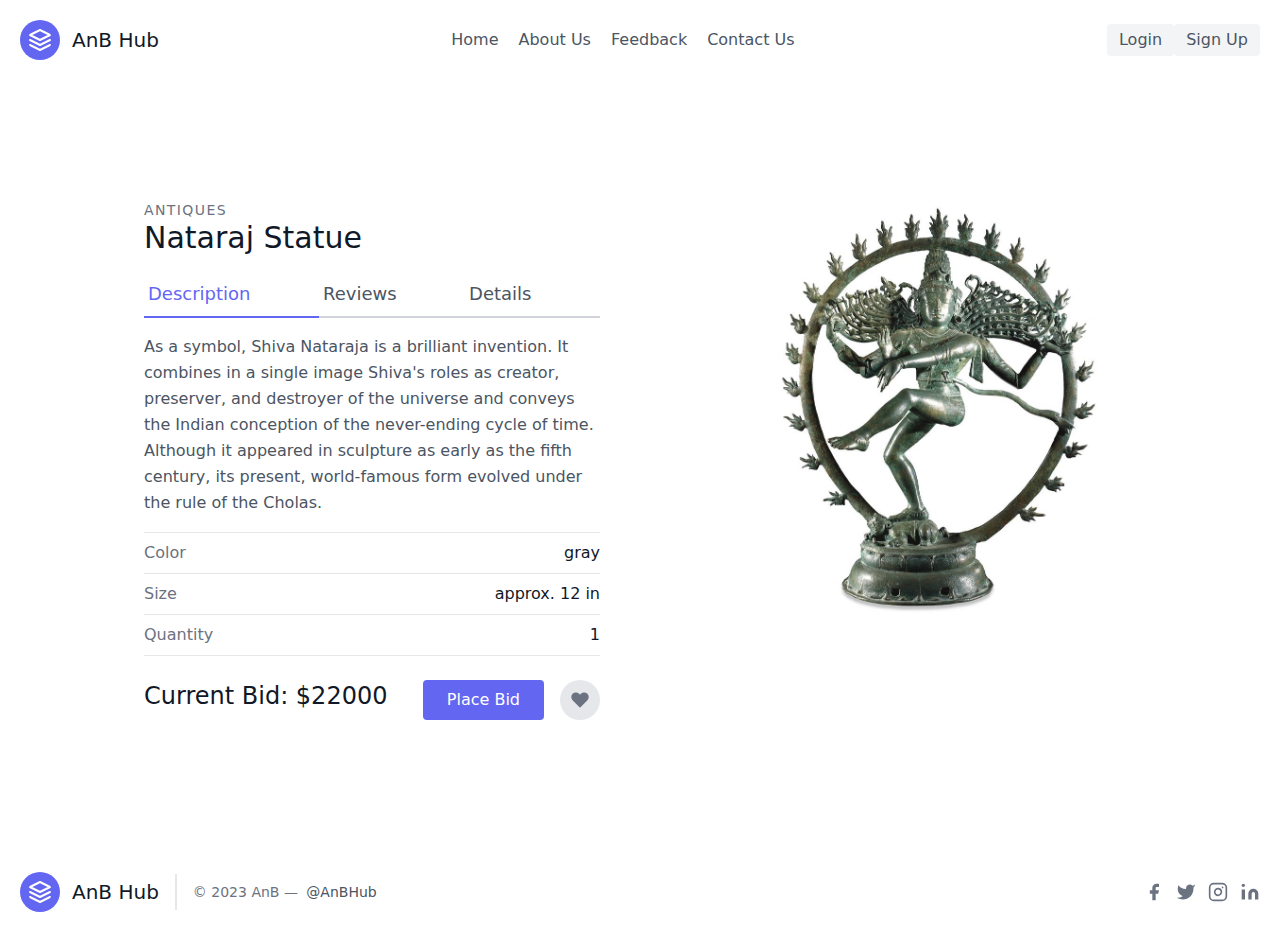
<file: natraj.html>
<!DOCTYPE html>
<html lang="en">

<head>
    <meta charset="UTF-8">
    <meta http-equiv="X-UA-Compatible" content="IE=edge">
    <meta name="viewport" content="width=device-width, initial-scale=1.0">
    <title>Natraj Statue</title>
    <link rel="stylesheet" href="style.css">
</head>

<body>
    <header class="text-gray-600 body-font">
        <div class="container mx-auto flex flex-wrap p-5 flex-col md:flex-row items-center">
            <a class="flex title-font font-medium items-center text-gray-900 mb-4 md:mb-0">
                <svg xmlns="http://www.w3.org/2000/svg" fill="none" stroke="currentColor" stroke-linecap="round"
                    stroke-linejoin="round" stroke-width="2" class="w-10 h-10 text-white p-2 bg-indigo-500 rounded-full"
                    viewBox="0 0 24 24">
                    <path d="M12 2L2 7l10 5 10-5-10-5zM2 17l10 5 10-5M2 12l10 5 10-5"></path>
                </svg>

                <span class="ml-3 text-xl">AnB Hub</span>
            </a>
            <nav class="md:ml-auto md:mr-auto flex flex-wrap items-center text-base justify-center">
                <a class="mr-5 hover:text-gray-900" href="index.html">Home</a>
                <a class="mr-5 hover:text-gray-900" href="about.html">About Us</a>
                <a class="mr-5 hover:text-gray-900" href="feedback.html">Feedback</a>
                <a class="mr-5 hover:text-gray-900" href="contact.html">Contact Us</a>
            </nav>
            <a href="login.php">
                <button
                    class="inline-flex items-center bg-gray-100 border-0 py-1 px-3 focus:outline-none hover:bg-gray-200 rounded text-base mt-4 md:mt-0">Login
                </button></a>
            <a href="signup.php">
                <button
                    class="inline-flex items-center bg-gray-100 border-0 py-1 px-3 focus:outline-none hover:bg-gray-200 rounded text-base mt-4 md:mt-0">Sign
                    Up
                </button>
            </a>
        </div>
    </header>

    <main>
        <section class="text-gray-600 body-font overflow-hidden">
            <div class="container px-5 py-24 mx-auto">
                <div class="lg:w-4/5 mx-auto flex flex-wrap">
                    <div class="lg:w-1/2 w-full lg:pr-10 lg:py-6 mb-6 lg:mb-0">
                        <h2 class="text-sm title-font text-gray-500 tracking-widest">ANTIQUES</h2>
                        <h1 class="text-gray-900 text-3xl title-font font-medium mb-4">Nataraj Statue
                        </h1>
                        <div class="flex mb-4">
                            <a
                                class="flex-grow text-indigo-500 border-b-2 border-indigo-500 py-2 text-lg px-1">Description</a>
                            <a class="flex-grow border-b-2 border-gray-300 py-2 text-lg px-1">Reviews</a>
                            <a class="flex-grow border-b-2 border-gray-300 py-2 text-lg px-1">Details</a>
                        </div>
                        <p class="leading-relaxed mb-4">As a symbol, Shiva Nataraja is a brilliant invention. It
                            combines in a single image Shiva's roles as creator, preserver, and destroyer of the
                            universe and conveys the Indian conception of the never-ending cycle of time. Although it
                            appeared in sculpture as early as the fifth century, its present, world-famous form evolved
                            under the rule of the Cholas. </p>
                        <div class="flex border-t border-gray-200 py-2">
                            <span class="text-gray-500">Color</span>
                            <span class="ml-auto text-gray-900">gray</span>
                        </div>
                        <div class="flex border-t border-gray-200 py-2">
                            <span class="text-gray-500">Size</span>
                            <span class="ml-auto text-gray-900">approx. 12 in</span>
                        </div>
                        <div class="flex border-t border-b mb-6 border-gray-200 py-2">
                            <span class="text-gray-500">Quantity</span>
                            <span class="ml-auto text-gray-900">1</span>
                        </div>
                        <div class="flex">
                            <span class="title-font font-medium text-2xl text-gray-900">Current Bid: $22000</span>
                            <button
                                class="flex ml-auto text-white bg-indigo-500 border-0 py-2 px-6 focus:outline-none hover:bg-indigo-600 rounded">Place
                                Bid</button>
                            <button
                                class="rounded-full w-10 h-10 bg-gray-200 p-0 border-0 inline-flex items-center justify-center text-gray-500 ml-4">
                                <svg fill="currentColor" stroke-linecap="round" stroke-linejoin="round" stroke-width="2"
                                    class="w-5 h-5" viewBox="0 0 24 24">
                                    <path
                                        d="M20.84 4.61a5.5 5.5 0 00-7.78 0L12 5.67l-1.06-1.06a5.5 5.5 0 00-7.78 7.78l1.06 1.06L12 21.23l7.78-7.78 1.06-1.06a5.5 5.5 0 000-7.78z">
                                    </path>
                                </svg>
                            </button>
                        </div>
                    </div>
                    <div class="lg:w-1/2 w-full object-center rounded">
                        <img alt="ecommerce" src="./images/Nataraj Statue 2.png" width="100%" style="padding-left: 7vw;">
                    </div>
                </div>
            </div>
        </section>
    </main>

    <footer class="text-gray-600 body-font">
        <div class="container px-5 py-8 mx-auto flex items-center sm:flex-row flex-col">
            <a class="flex title-font font-medium items-center md:justify-start justify-center text-gray-900">
                <svg xmlns="http://www.w3.org/2000/svg" fill="none" stroke="currentColor" stroke-linecap="round"
                    stroke-linejoin="round" stroke-width="2" class="w-10 h-10 text-white p-2 bg-indigo-500 rounded-full"
                    viewBox="0 0 24 24">
                    <path d="M12 2L2 7l10 5 10-5-10-5zM2 17l10 5 10-5M2 12l10 5 10-5"></path>
                </svg>
                <span class="ml-3 text-xl">AnB Hub</span>
            </a>
            <p class="text-sm text-gray-500 sm:ml-4 sm:pl-4 sm:border-l-2 sm:border-gray-200 sm:py-2 sm:mt-0 mt-4">©
                2023 AnB —
                <a href="#" class="text-gray-600 ml-1" rel="noopener noreferrer"
                    target="_blank">@AnBHub</a>
            </p>
            <span class="inline-flex sm:ml-auto sm:mt-0 mt-4 justify-center sm:justify-start">
                <a class="text-gray-500">
                    <svg fill="currentColor" stroke-linecap="round" stroke-linejoin="round" stroke-width="2"
                        class="w-5 h-5" viewBox="0 0 24 24">
                        <path d="M18 2h-3a5 5 0 00-5 5v3H7v4h3v8h4v-8h3l1-4h-4V7a1 1 0 011-1h3z"></path>
                    </svg>
                </a>
                <a class="ml-3 text-gray-500">
                    <svg fill="currentColor" stroke-linecap="round" stroke-linejoin="round" stroke-width="2"
                        class="w-5 h-5" viewBox="0 0 24 24">
                        <path
                            d="M23 3a10.9 10.9 0 01-3.14 1.53 4.48 4.48 0 00-7.86 3v1A10.66 10.66 0 013 4s-4 9 5 13a11.64 11.64 0 01-7 2c9 5 20 0 20-11.5a4.5 4.5 0 00-.08-.83A7.72 7.72 0 0023 3z">
                        </path>
                    </svg>
                </a>
                <a class="ml-3 text-gray-500">
                    <svg fill="none" stroke="currentColor" stroke-linecap="round" stroke-linejoin="round"
                        stroke-width="2" class="w-5 h-5" viewBox="0 0 24 24">
                        <rect width="20" height="20" x="2" y="2" rx="5" ry="5"></rect>
                        <path d="M16 11.37A4 4 0 1112.63 8 4 4 0 0116 11.37zm1.5-4.87h.01"></path>
                    </svg>
                </a>
                <a class="ml-3 text-gray-500">
                    <svg fill="currentColor" stroke="currentColor" stroke-linecap="round" stroke-linejoin="round"
                        stroke-width="0" class="w-5 h-5" viewBox="0 0 24 24">
                        <path stroke="none"
                            d="M16 8a6 6 0 016 6v7h-4v-7a2 2 0 00-2-2 2 2 0 00-2 2v7h-4v-7a6 6 0 016-6zM2 9h4v12H2z">
                        </path>
                        <circle cx="4" cy="4" r="2" stroke="none"></circle>
                    </svg>
                </a>
            </span>
        </div>
    </footer>
</body>

</html>
</file>
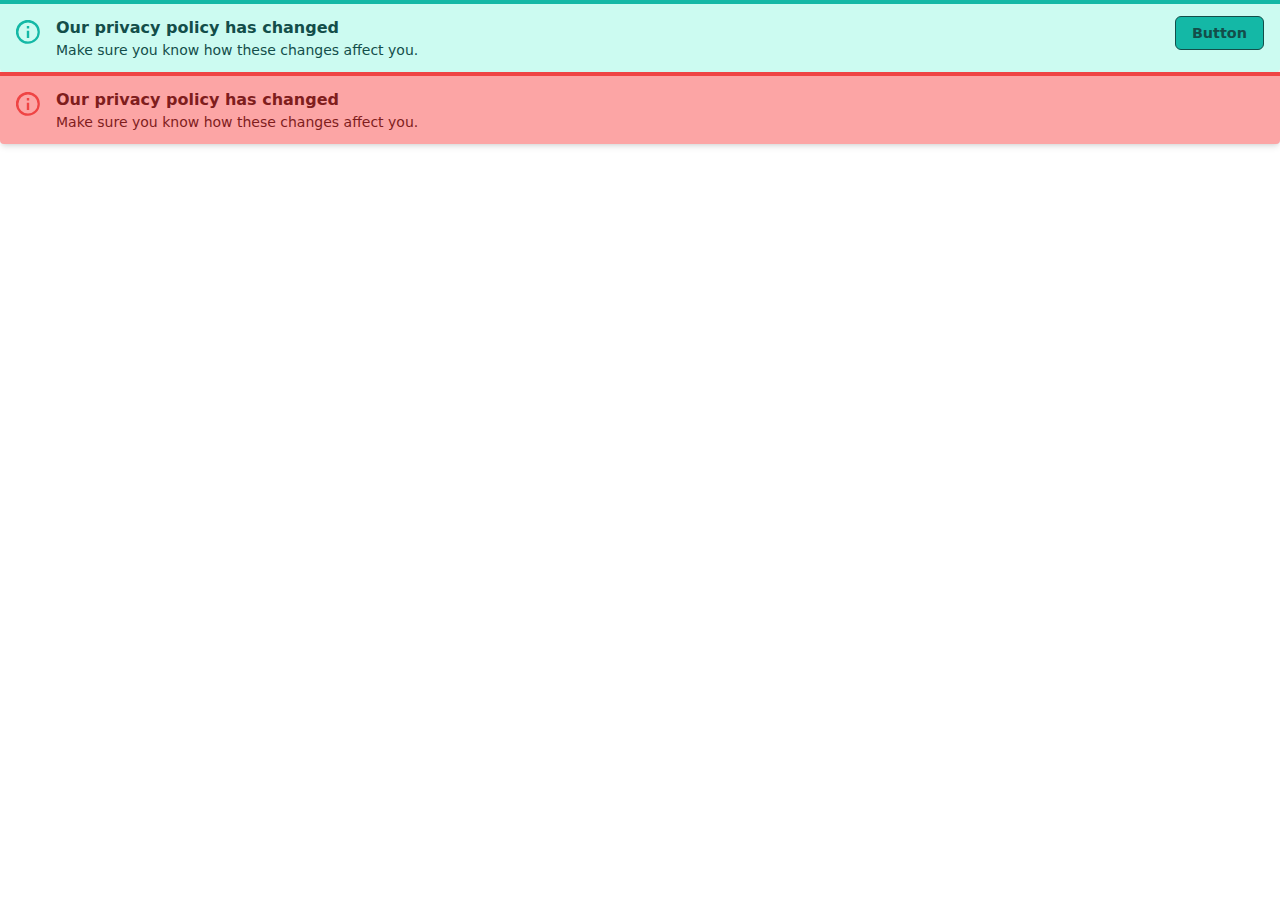
<file: notification.html>
<!DOCTYPE html>
<html lang="en">
<head>
    <meta charset="UTF-8">
    <meta http-equiv="X-UA-Compatible" content="IE=edge">
    <meta name="viewport" content="width=device-width, initial-scale=1.0">
    <title>Document</title>
    <link rel="stylesheet" href="style.css">
    <link rel="stylesheet" href="style_notification.css"> 
</head>
<body>
    <div class="bg-teal-100 border-t-4 border-teal-500 rounded-b text-teal-900 px-4 py-3 shadow-md flex 
    justify-between" role="alert">
      <div>
        <div class="flex">
          <div class="py-1"><svg class="fill-current h-6 w-6 text-teal-500 mr-4" xmlns="http://www.w3.org/2000/svg" viewBox="0 0 20 20"><path d="M2.93 17.07A10 10 0 1 1 17.07 2.93 10 10 0 0 1 2.93 17.07zm12.73-1.41A8 8 0 1 0 4.34 4.34a8 8 0 0 0 11.32 11.32zM9 11V9h2v6H9v-4zm0-6h2v2H9V5z"/></svg></div>
          <div>
            <p class="font-bold">Our privacy policy has changed</p>
            <p class="text-sm">Make sure you know how these changes affect you.</p>
          </div>
        </div>
      </div>

      <div>
        <button class="button-green" role="button">Button</button>
      </div>
      </div>
      
      <div class="bg-red-300 border-t-4 border-red-500 rounded-b text-red-900 px-4 py-3 shadow-md" role="alert">
        <div class="flex">
          <div class="py-1"><svg class="fill-current h-6 w-6 text-red-500 mr-4" xmlns="http://www.w3.org/2000/svg" viewBox="0 0 20 20"><path d="M2.93 17.07A10 10 0 1 1 17.07 2.93 10 10 0 0 1 2.93 17.07zm12.73-1.41A8 8 0 1 0 4.34 4.34a8 8 0 0 0 11.32 11.32zM9 11V9h2v6H9v-4zm0-6h2v2H9V5z"/></svg></div>
          <div>
            <p class="font-bold">Our privacy policy has changed</p>
            <p class="text-sm">Make sure you know how these changes affect you.</p>
          </div>
        </div>
      </div>
</body>
</html>
</file>
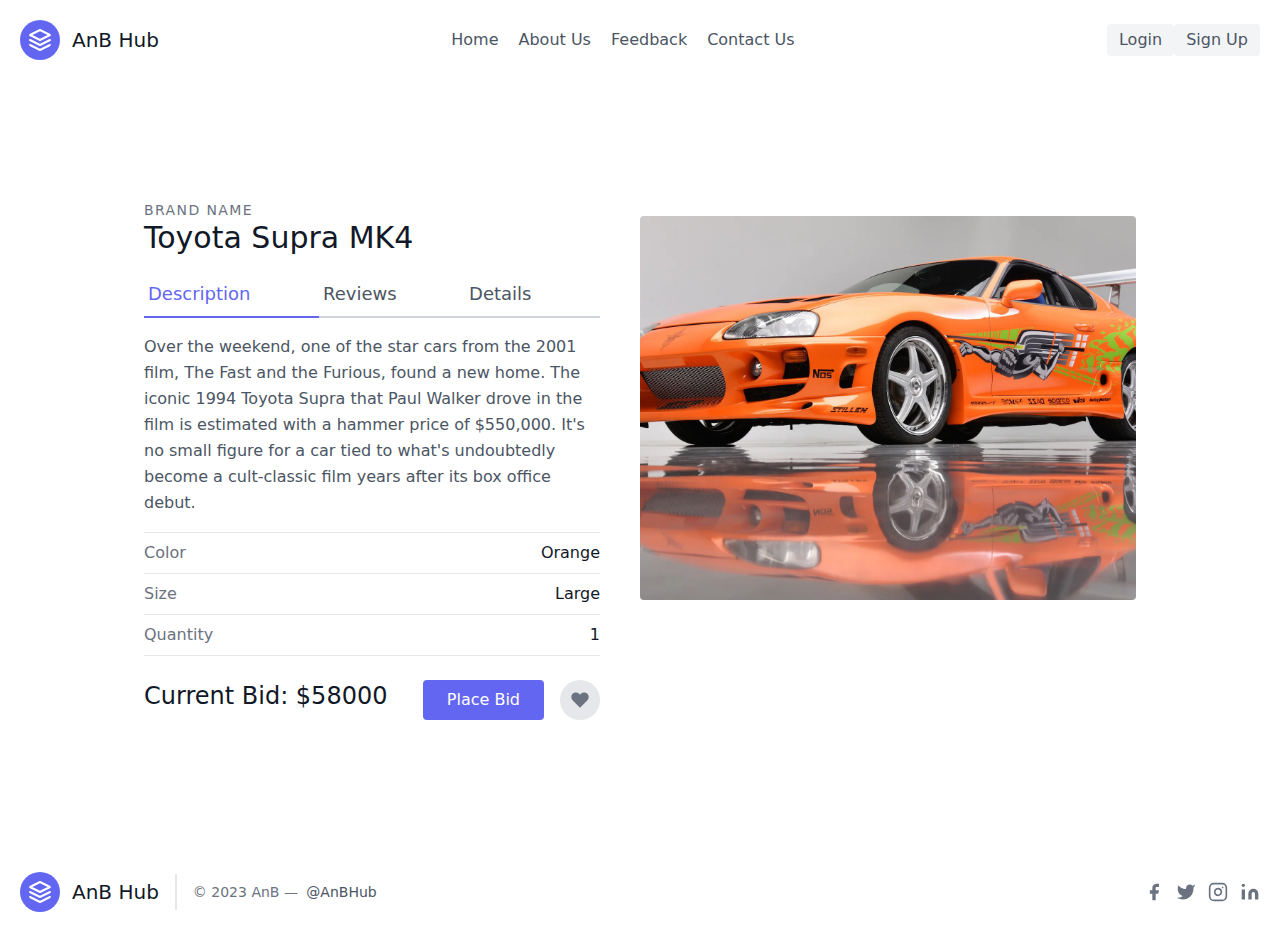
<file: supra.html>
<!DOCTYPE html>
<html lang="en">

<head>
    <meta charset="UTF-8">
    <meta http-equiv="X-UA-Compatible" content="IE=edge">
    <meta name="viewport" content="width=device-width, initial-scale=1.0">
    <title>Spura</title>
    <link rel="stylesheet" href="style.css">
</head>

<body>
    <header class="text-gray-600 body-font">
        <div class="container mx-auto flex flex-wrap p-5 flex-col md:flex-row items-center">
            <a class="flex title-font font-medium items-center text-gray-900 mb-4 md:mb-0">
                <svg xmlns="http://www.w3.org/2000/svg" fill="none" stroke="currentColor" stroke-linecap="round"
                    stroke-linejoin="round" stroke-width="2" class="w-10 h-10 text-white p-2 bg-indigo-500 rounded-full"
                    viewBox="0 0 24 24">
                    <path d="M12 2L2 7l10 5 10-5-10-5zM2 17l10 5 10-5M2 12l10 5 10-5"></path>
                </svg>

                <span class="ml-3 text-xl">AnB Hub</span>
            </a>
            <nav class="md:ml-auto md:mr-auto flex flex-wrap items-center text-base justify-center">
                <a class="mr-5 hover:text-gray-900" href="index.html">Home</a>
                <a class="mr-5 hover:text-gray-900" href="about.html">About Us</a>
                <a class="mr-5 hover:text-gray-900" href="feedback.html">Feedback</a>
                <a class="mr-5 hover:text-gray-900" href="contact.html">Contact Us</a>
            </nav>
            <a href="login.php">
                <button
                    class="inline-flex items-center bg-gray-100 border-0 py-1 px-3 focus:outline-none hover:bg-gray-200 rounded text-base mt-4 md:mt-0">Login
                </button></a>
            <a href="signup.php">
                <button
                    class="inline-flex items-center bg-gray-100 border-0 py-1 px-3 focus:outline-none hover:bg-gray-200 rounded text-base mt-4 md:mt-0">Sign
                    Up
                </button>
            </a>
        </div>
    </header>

    <main>
        <section class="text-gray-600 body-font overflow-hidden">
            <div class="container px-5 py-24 mx-auto">
                <div class="lg:w-4/5 mx-auto flex flex-wrap">
                    <div class="lg:w-1/2 w-full lg:pr-10 lg:py-6 mb-6 lg:mb-0">
                        <h2 class="text-sm title-font text-gray-500 tracking-widest">BRAND NAME</h2>
                        <h1 class="text-gray-900 text-3xl title-font font-medium mb-4">Toyota Supra MK4
                        </h1>
                        <div class="flex mb-4">
                            <a
                                class="flex-grow text-indigo-500 border-b-2 border-indigo-500 py-2 text-lg px-1">Description</a>
                            <a class="flex-grow border-b-2 border-gray-300 py-2 text-lg px-1">Reviews</a>
                            <a class="flex-grow border-b-2 border-gray-300 py-2 text-lg px-1">Details</a>
                        </div>
                        <p class="leading-relaxed mb-4">Over the weekend, one of the star cars from the 2001 film, The
                            Fast and the Furious, found a new home. The iconic 1994 Toyota Supra that Paul Walker drove
                            in the film is estimated with a hammer price of $550,000. It's no small figure for a car
                            tied to what's undoubtedly become a cult-classic film years after its box office debut.</p>
                        <div class="flex border-t border-gray-200 py-2">
                            <span class="text-gray-500">Color</span>
                            <span class="ml-auto text-gray-900">Orange</span>
                        </div>
                        <div class="flex border-t border-gray-200 py-2">
                            <span class="text-gray-500">Size</span>
                            <span class="ml-auto text-gray-900">Large</span>
                        </div>
                        <div class="flex border-t border-b mb-6 border-gray-200 py-2">
                            <span class="text-gray-500">Quantity</span>
                            <span class="ml-auto text-gray-900">1</span>
                        </div>
                        <div class="flex">
                            <span class="title-font font-medium text-2xl text-gray-900">Current Bid: $58000</span>
                            <button
                                class="flex ml-auto text-white bg-indigo-500 border-0 py-2 px-6 focus:outline-none hover:bg-indigo-600 rounded">Place
                                Bid</button>
                            <button
                                class="rounded-full w-10 h-10 bg-gray-200 p-0 border-0 inline-flex items-center justify-center text-gray-500 ml-4">
                                <svg fill="currentColor" stroke-linecap="round" stroke-linejoin="round" stroke-width="2"
                                    class="w-5 h-5" viewBox="0 0 24 24">
                                    <path
                                        d="M20.84 4.61a5.5 5.5 0 00-7.78 0L12 5.67l-1.06-1.06a5.5 5.5 0 00-7.78 7.78l1.06 1.06L12 21.23l7.78-7.78 1.06-1.06a5.5 5.5 0 000-7.78z">
                                    </path>
                                </svg>
                            </button>
                        </div>
                    </div>
                    <img alt="ecommerce" class="lg:w-1/2 w-full lg:h-96 h-60 object-cover object-center rounded mt-10"
                        src="./images/supra.jpg">
                </div>
            </div>
        </section>
    </main>

    <footer class="text-gray-600 body-font">
        <div class="container px-5 py-8 mx-auto flex items-center sm:flex-row flex-col">
            <a class="flex title-font font-medium items-center md:justify-start justify-center text-gray-900">
                <svg xmlns="http://www.w3.org/2000/svg" fill="none" stroke="currentColor" stroke-linecap="round"
                    stroke-linejoin="round" stroke-width="2" class="w-10 h-10 text-white p-2 bg-indigo-500 rounded-full"
                    viewBox="0 0 24 24">
                    <path d="M12 2L2 7l10 5 10-5-10-5zM2 17l10 5 10-5M2 12l10 5 10-5"></path>
                </svg>
                <span class="ml-3 text-xl">AnB Hub</span>
            </a>
            <p class="text-sm text-gray-500 sm:ml-4 sm:pl-4 sm:border-l-2 sm:border-gray-200 sm:py-2 sm:mt-0 mt-4">©
                2023 AnB —
                <a href="#" class="text-gray-600 ml-1" rel="noopener noreferrer"
                    target="_blank">@AnBHub</a>
            </p>
            <span class="inline-flex sm:ml-auto sm:mt-0 mt-4 justify-center sm:justify-start">
                <a class="text-gray-500">
                    <svg fill="currentColor" stroke-linecap="round" stroke-linejoin="round" stroke-width="2"
                        class="w-5 h-5" viewBox="0 0 24 24">
                        <path d="M18 2h-3a5 5 0 00-5 5v3H7v4h3v8h4v-8h3l1-4h-4V7a1 1 0 011-1h3z"></path>
                    </svg>
                </a>
                <a class="ml-3 text-gray-500">
                    <svg fill="currentColor" stroke-linecap="round" stroke-linejoin="round" stroke-width="2"
                        class="w-5 h-5" viewBox="0 0 24 24">
                        <path
                            d="M23 3a10.9 10.9 0 01-3.14 1.53 4.48 4.48 0 00-7.86 3v1A10.66 10.66 0 013 4s-4 9 5 13a11.64 11.64 0 01-7 2c9 5 20 0 20-11.5a4.5 4.5 0 00-.08-.83A7.72 7.72 0 0023 3z">
                        </path>
                    </svg>
                </a>
                <a class="ml-3 text-gray-500">
                    <svg fill="none" stroke="currentColor" stroke-linecap="round" stroke-linejoin="round"
                        stroke-width="2" class="w-5 h-5" viewBox="0 0 24 24">
                        <rect width="20" height="20" x="2" y="2" rx="5" ry="5"></rect>
                        <path d="M16 11.37A4 4 0 1112.63 8 4 4 0 0116 11.37zm1.5-4.87h.01"></path>
                    </svg>
                </a>
                <a class="ml-3 text-gray-500">
                    <svg fill="currentColor" stroke="currentColor" stroke-linecap="round" stroke-linejoin="round"
                        stroke-width="0" class="w-5 h-5" viewBox="0 0 24 24">
                        <path stroke="none"
                            d="M16 8a6 6 0 016 6v7h-4v-7a2 2 0 00-2-2 2 2 0 00-2 2v7h-4v-7a6 6 0 016-6zM2 9h4v12H2z">
                        </path>
                        <circle cx="4" cy="4" r="2" stroke="none"></circle>
                    </svg>
                </a>
            </span>
        </div>
    </footer>
</body>

</html>
</file>
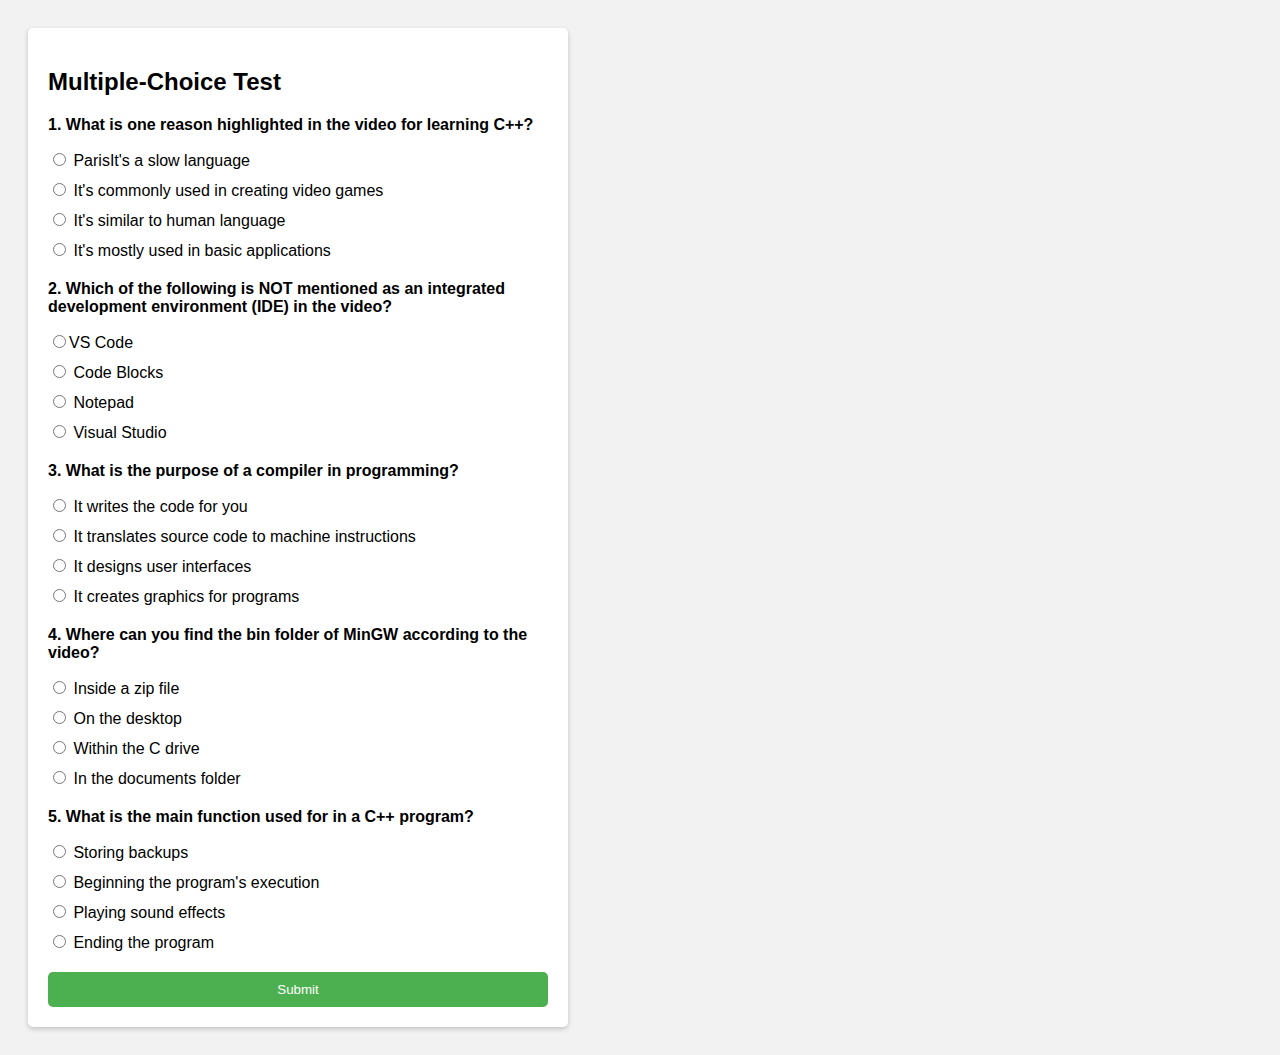
<file: testftw.html>
<!DOCTYPE html>
<html lang="en">

<head>
    <meta charset="UTF-8">
    <meta http-equiv="X-UA-Compatible" content="IE=edge">
    <meta name="viewport" content="width=device-width, initial-scale=1.0">
    <title>Multiple-Choice Test</title>
    <style>
        /* CSS styles */
        body {
            font-family: Arial, sans-serif;
            background-color: #f2f2f2;
            padding: 20px;
        }

        .test-form {
            max-width: 500px;
            background-color: white;
            padding: 20px;
            border-radius: 5px;
            box-shadow: 0 2px 5px rgba(0, 0, 0, 0.2);
        }

        .question {
            margin-bottom: 20px;
        }

        .question h3 {
            margin-bottom: 10px;
            font-size: 16px;
        }

        .options {
            list-style-type: none;
            padding: 0;
        }

        .options li {
            margin-bottom: 10px;
        }

        .submit-btn {
            display: block;
            width: 100%;
            padding: 10px;
            background-color: #4CAF50;
            color: white;
            border: none;
            border-radius: 5px;
            cursor: pointer;
        }

        .submit-btn:hover {
            background-color: #45a049;
        }
    </style>
</head>

<body>
    <div class="test-form">
        <h2>Multiple-Choice Test</h2>
        <form id="testForm">
            <!-- Question 1 -->
            <div class="question">
                <h3>1. What is one reason highlighted in the video for learning C++?</h3>
                <ul class="options">
                    <li><label><input type="radio" name="q1" value="It's a slow language"> ParisIt's a slow language</label></li>
                    <li><label><input type="radio" name="q1" value="It's commonly used in creating video games
                        "> It's commonly used in creating video games
                    </label></li>
                    <li><label><input type="radio" name="q1" value="It's similar to human language
                        "> It's similar to human language
                    </label></li>
                    <li><label><input type="radio" name="q1" value="It's mostly used in basic applications

                        "> It's mostly used in basic applications

                    </label></li>
                </ul>
            </div>

            <!-- Question 2 -->
            <div class="question">
                <h3>2. Which of the following is NOT mentioned as an integrated development environment (IDE) in the video?</h3>
                <ul class="options">
                    <li><label><input type="radio" name="q2" value="VS Code">VS Code</label></li>
                    <li><label><input type="radio" name="q2" value="Code Blocks"> Code Blocks</label></li>
                    <li><label><input type="radio" name="q2" value="Notepad"> Notepad</label></li>
                    <li><label><input type="radio" name="q2" value="Visual Studio"> Visual Studio</label></li>
                </ul>
            </div>

            <!-- Question 3 -->
            <div class="question">
                <h3>3. What is the purpose of a compiler in programming?</h3>
                <ul class="options">
                    <li><label><input type="radio" name="q3" value="It writes the code for you"> It writes the code for you</label></li>
                    <li><label><input type="radio" name="q3" value="It translates source code to machine instructions"> It translates source code to machine instructions</label></li>
                    <li><label><input type="radio" name="q3" value="It designs user interfaces"> It designs user interfaces</label></li>
                    <li><label><input type="radio" name="q3" value="It creates graphics for programs"> It creates graphics for programs</label></li>
                </ul>
            </div>

            <!-- Question 4 -->
            <div class="question">
                <h3>4. Where can you find the bin folder of MinGW according to the video?</h3>
                <ul class="options">
                    <li><label><input type="radio" name="q4" value="Inside a zip file"> Inside a zip file</label></li>
                    <li><label><input type="radio" name="q4" value="On the desktop"> On the desktop</label></li>
                    <li><label><input type="radio" name="q4" value="Within the C drive"> Within the C drive</label></li>
                    <li><label><input type="radio" name="q4" value="In the documents folder"> In the documents folder</label></li>
                </ul>
            </div>

            <!-- Question 5 -->
            <div class="question">
                <h3>5. What is the main function used for in a C++ program?</h3>
                <ul class="options">
                    <li><label><input type="radio" name="q5" value="Storing backups"> Storing backups</label></li>
                    <li><label><input type="radio" name="q5" value="Beginning the program's execution"> Beginning the program's execution</label></li>
                    <li><label><input type="radio" name="q5" value="Playing sound effects"> Playing sound effects</label></li>
                    <li><label><input type="radio" name="q5" value="Ending the program"> Ending the program</label></li>
                </ul>
            </div>

            <!-- Submit Button -->
            <button type="submit" class="submit-btn">Submit</button>
        </form>
    </div>

    <script>
        // JavaScript code to handle form submission
        document.getElementById('testForm').addEventListener('submit', function (event) {
            event.preventDefault();
            // Process the answers here
            const formData = new FormData(event.target);
            const answers = {
                q1: formData.get('q1'),
                q2: formData.get('q2'),
                q3: formData.get('q3'),
                q4: formData.get('q4'),
                q5: formData.get('q5'),
            };
            console.log('User answers:', answers);
        });
    </script>
</body>

</html>
</file>
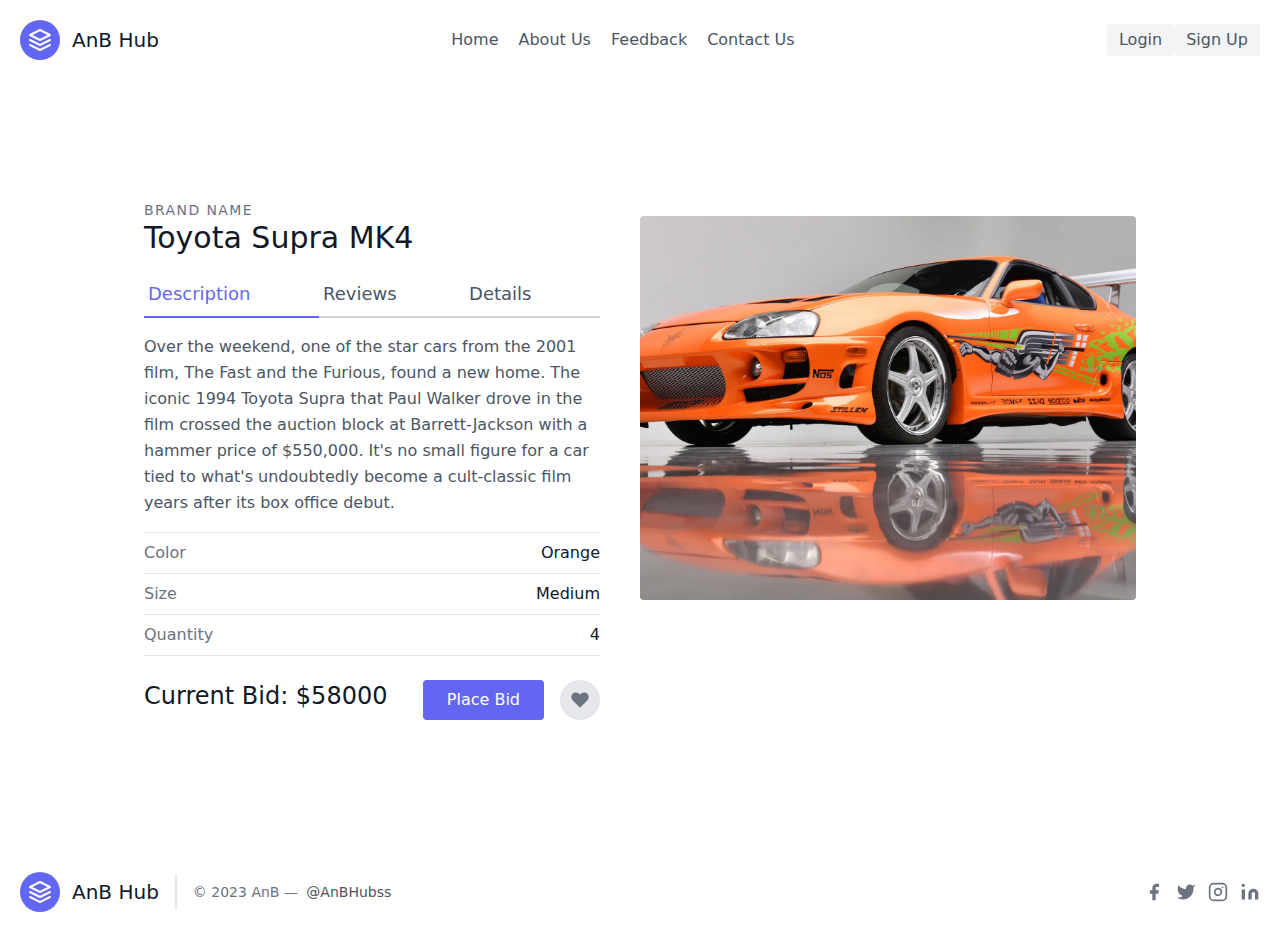
<file: vase.html>
<!DOCTYPE html>
<html lang="en">

<head>
    <meta charset="UTF-8">
    <meta http-equiv="X-UA-Compatible" content="IE=edge">
    <meta name="viewport" content="width=device-width, initial-scale=1.0">
    <title>Spura</title>
    <link rel="stylesheet" href="style.css">
</head>

<body>
    <header class="text-gray-600 body-font">
        <div class="container mx-auto flex flex-wrap p-5 flex-col md:flex-row items-center">
            <a class="flex title-font font-medium items-center text-gray-900 mb-4 md:mb-0">
                <svg xmlns="http://www.w3.org/2000/svg" fill="none" stroke="currentColor" stroke-linecap="round"
                    stroke-linejoin="round" stroke-width="2" class="w-10 h-10 text-white p-2 bg-indigo-500 rounded-full"
                    viewBox="0 0 24 24">
                    <path d="M12 2L2 7l10 5 10-5-10-5zM2 17l10 5 10-5M2 12l10 5 10-5"></path>
                </svg>

                <span class="ml-3 text-xl">AnB Hub</span>
            </a>
            <nav class="md:ml-auto md:mr-auto flex flex-wrap items-center text-base justify-center">
                <a class="mr-5 hover:text-gray-900" href="index.html">Home</a>
                <a class="mr-5 hover:text-gray-900" href="about.html">About Us</a>
                <a class="mr-5 hover:text-gray-900" href="feedback.html">Feedback</a>
                <a class="mr-5 hover:text-gray-900" href="contact.html">Contact Us</a>
            </nav>
            <a href="login.php">
                <button
                    class="inline-flex items-center bg-gray-100 border-0 py-1 px-3 focus:outline-none hover:bg-gray-200 rounded text-base mt-4 md:mt-0">Login
                </button></a>
            <a href="signup.php">
                <button
                    class="inline-flex items-center bg-gray-100 border-0 py-1 px-3 focus:outline-none hover:bg-gray-200 rounded text-base mt-4 md:mt-0">Sign
                    Up
                </button>
            </a>
        </div>
    </header>

    <main>
        <section class="text-gray-600 body-font overflow-hidden">
            <div class="container px-5 py-24 mx-auto">
                <div class="lg:w-4/5 mx-auto flex flex-wrap">
                    <div class="lg:w-1/2 w-full lg:pr-10 lg:py-6 mb-6 lg:mb-0">
                        <h2 class="text-sm title-font text-gray-500 tracking-widest">BRAND NAME</h2>
                        <h1 class="text-gray-900 text-3xl title-font font-medium mb-4">Toyota Supra MK4
                        </h1>
                        <div class="flex mb-4">
                            <a
                                class="flex-grow text-indigo-500 border-b-2 border-indigo-500 py-2 text-lg px-1">Description</a>
                            <a class="flex-grow border-b-2 border-gray-300 py-2 text-lg px-1">Reviews</a>
                            <a class="flex-grow border-b-2 border-gray-300 py-2 text-lg px-1">Details</a>
                        </div>
                        <p class="leading-relaxed mb-4">Over the weekend, one of the star cars from the 2001 film, The Fast and the Furious, found a new home. The iconic 1994 Toyota Supra that Paul Walker drove in the film crossed the auction block at Barrett-Jackson with a hammer price of $550,000. It's no small figure for a car tied to what's undoubtedly become a cult-classic film years after its box office debut.</p>
                        <div class="flex border-t border-gray-200 py-2">
                            <span class="text-gray-500">Color</span>
                            <span class="ml-auto text-gray-900">Orange</span>
                        </div>
                        <div class="flex border-t border-gray-200 py-2">
                            <span class="text-gray-500">Size</span>
                            <span class="ml-auto text-gray-900">Medium</span>
                        </div>
                        <div class="flex border-t border-b mb-6 border-gray-200 py-2">
                            <span class="text-gray-500">Quantity</span>
                            <span class="ml-auto text-gray-900">4</span>
                        </div>
                        <div class="flex">
                            <span class="title-font font-medium text-2xl text-gray-900">Current Bid: $58000</span>
                            <button
                                class="flex ml-auto text-white bg-indigo-500 border-0 py-2 px-6 focus:outline-none hover:bg-indigo-600 rounded">Place Bid</button>
                            <button
                                class="rounded-full w-10 h-10 bg-gray-200 p-0 border-0 inline-flex items-center justify-center text-gray-500 ml-4">
                                <svg fill="currentColor" stroke-linecap="round" stroke-linejoin="round" stroke-width="2"
                                    class="w-5 h-5" viewBox="0 0 24 24">
                                    <path
                                        d="M20.84 4.61a5.5 5.5 0 00-7.78 0L12 5.67l-1.06-1.06a5.5 5.5 0 00-7.78 7.78l1.06 1.06L12 21.23l7.78-7.78 1.06-1.06a5.5 5.5 0 000-7.78z">
                                    </path>
                                </svg>
                            </button>
                        </div>
                    </div>
                    <img alt="ecommerce" class="lg:w-1/2 w-full lg:h-96 h-60 object-cover object-center rounded mt-10"
                        src="./images/supra.jpg">
                </div>
            </div>
        </section>
    </main>

    <footer class="text-gray-600 body-font">
        <div class="container px-5 py-8 mx-auto flex items-center sm:flex-row flex-col">
            <a class="flex title-font font-medium items-center md:justify-start justify-center text-gray-900">
                <svg xmlns="http://www.w3.org/2000/svg" fill="none" stroke="currentColor" stroke-linecap="round"
                    stroke-linejoin="round" stroke-width="2" class="w-10 h-10 text-white p-2 bg-indigo-500 rounded-full"
                    viewBox="0 0 24 24">
                    <path d="M12 2L2 7l10 5 10-5-10-5zM2 17l10 5 10-5M2 12l10 5 10-5"></path>
                </svg>
                <span class="ml-3 text-xl">AnB Hub</span>
            </a>
            <p class="text-sm text-gray-500 sm:ml-4 sm:pl-4 sm:border-l-2 sm:border-gray-200 sm:py-2 sm:mt-0 mt-4">©
                2023 AnB —
                <a href="#" class="text-gray-600 ml-1" rel="noopener noreferrer"
                    target="_blank">@AnBHubss</a>
            </p>
            <span class="inline-flex sm:ml-auto sm:mt-0 mt-4 justify-center sm:justify-start">
                <a class="text-gray-500">
                    <svg fill="currentColor" stroke-linecap="round" stroke-linejoin="round" stroke-width="2"
                        class="w-5 h-5" viewBox="0 0 24 24">
                        <path d="M18 2h-3a5 5 0 00-5 5v3H7v4h3v8h4v-8h3l1-4h-4V7a1 1 0 011-1h3z"></path>
                    </svg>
                </a>
                <a class="ml-3 text-gray-500">
                    <svg fill="currentColor" stroke-linecap="round" stroke-linejoin="round" stroke-width="2"
                        class="w-5 h-5" viewBox="0 0 24 24">
                        <path
                            d="M23 3a10.9 10.9 0 01-3.14 1.53 4.48 4.48 0 00-7.86 3v1A10.66 10.66 0 013 4s-4 9 5 13a11.64 11.64 0 01-7 2c9 5 20 0 20-11.5a4.5 4.5 0 00-.08-.83A7.72 7.72 0 0023 3z">
                        </path>
                    </svg>
                </a>
                <a class="ml-3 text-gray-500">
                    <svg fill="none" stroke="currentColor" stroke-linecap="round" stroke-linejoin="round"
                        stroke-width="2" class="w-5 h-5" viewBox="0 0 24 24">
                        <rect width="20" height="20" x="2" y="2" rx="5" ry="5"></rect>
                        <path d="M16 11.37A4 4 0 1112.63 8 4 4 0 0116 11.37zm1.5-4.87h.01"></path>
                    </svg>
                </a>
                <a class="ml-3 text-gray-500">
                    <svg fill="currentColor" stroke="currentColor" stroke-linecap="round" stroke-linejoin="round"
                        stroke-width="0" class="w-5 h-5" viewBox="0 0 24 24">
                        <path stroke="none"
                            d="M16 8a6 6 0 016 6v7h-4v-7a2 2 0 00-2-2 2 2 0 00-2 2v7h-4v-7a6 6 0 016-6zM2 9h4v12H2z">
                        </path>
                        <circle cx="4" cy="4" r="2" stroke="none"></circle>
                    </svg>
                </a>
            </span>
        </div>
    </footer>
</body>

</html>
</file>
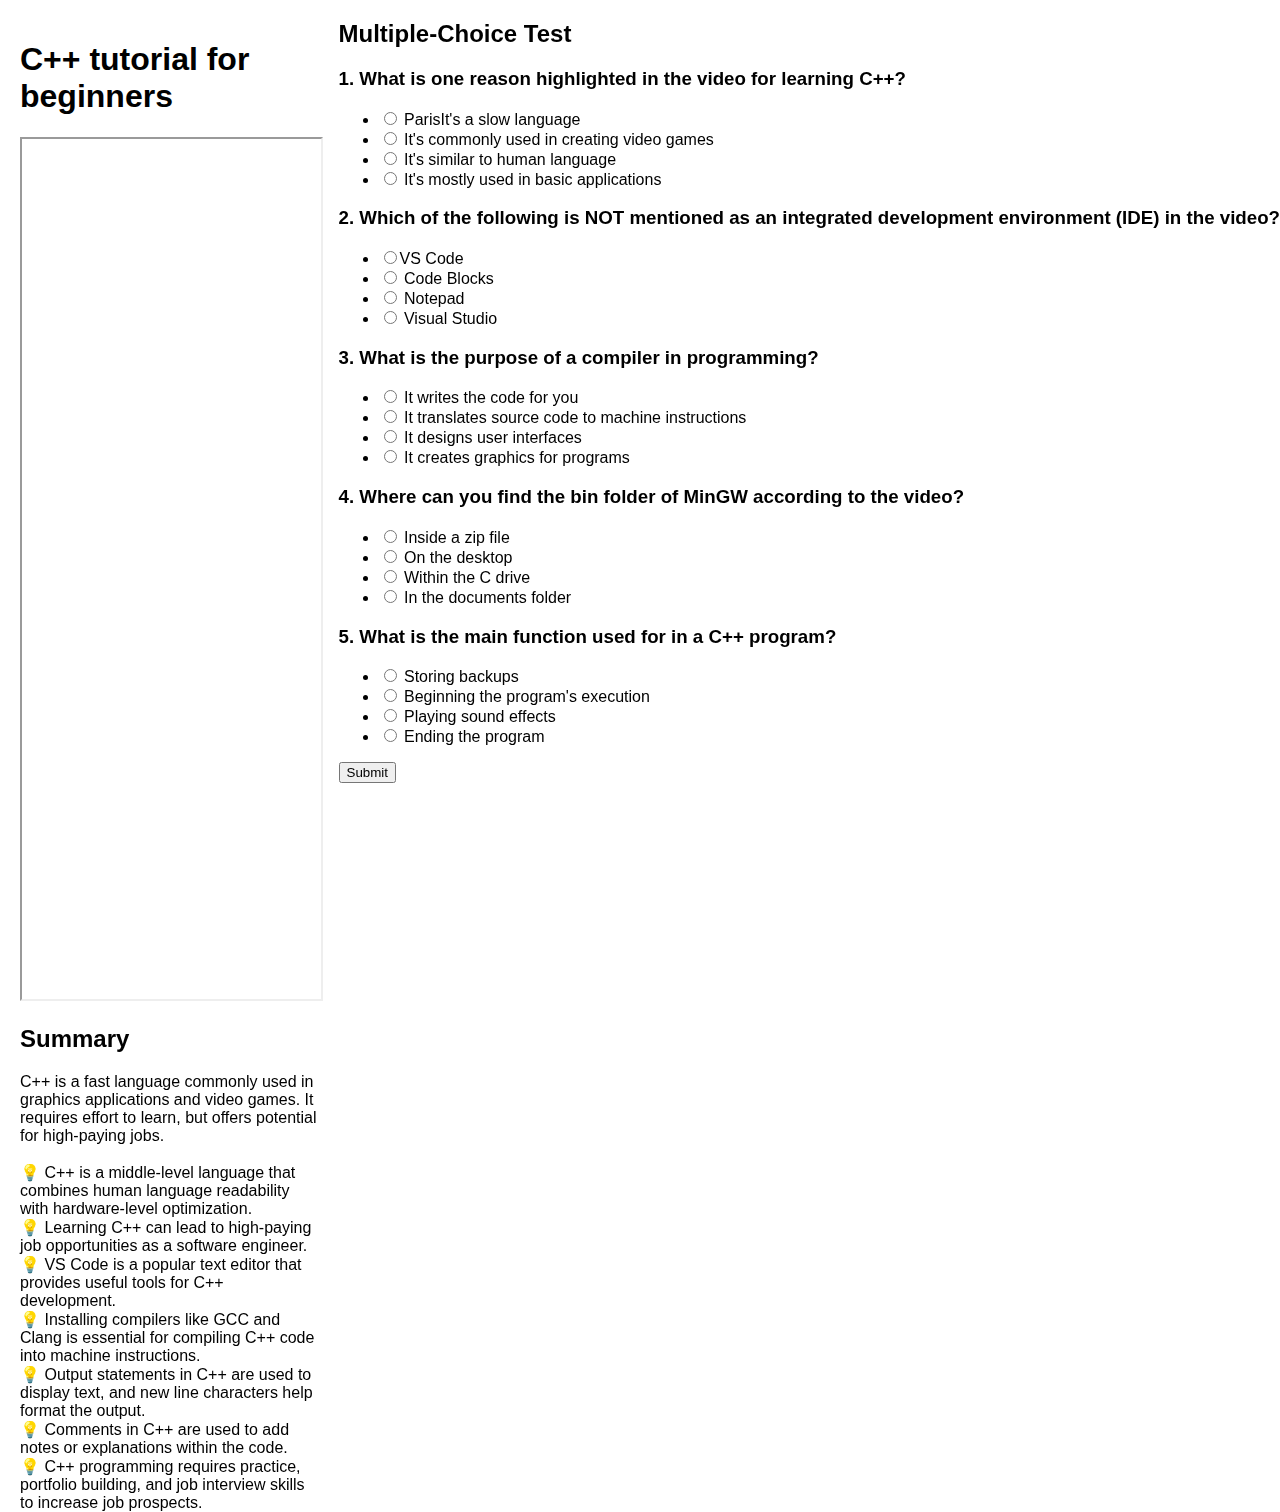
<file: vp.html>
<!DOCTYPE html>
<html lang="en">
<head>
    <meta charset="UTF-8">
    <meta name="viewport" content="width=device-width, initial-scale=1.0">
    <title>Video Player with Summary</title>
    <style>
        body {
            font-family: Arial, sans-serif;
            margin: 0;
            padding: 0;
            display: flex;
            min-height: 100vh;
        }
        
        #main-content {
            flex: 1;
            padding: 20px;
        }
        
        video {
            width: 100%;
        }
        
        #video-summary {
            margin-top: 20px;
        }
    </style>
</head>
<body>
  
    <div id="main-content">
        <h1>C++ tutorial for beginners </h1>
        <iframe width="100%" height="100%"
            src="https://www.youtube.com/embed/S3nx34WFXjI?si=4MwGDlJqagrpchD2">
        </iframe>
        <div id="video-summary">
            <h2>Summary</h2>
            <p id="summary-text">C++ is a fast language commonly used in graphics applications and video games. It requires effort to learn, but offers potential for high-paying jobs.
                <br>
            <br>    💡 C++ is a middle-level language that combines human language readability with hardware-level optimization.
            <br>    💡 Learning C++ can lead to high-paying job opportunities as a software engineer.
            <br>    💡 VS Code is a popular text editor that provides useful tools for C++ development.
            <br>    💡 Installing compilers like GCC and Clang is essential for compiling C++ code into machine instructions.
            <br>    💡 Output statements in C++ are used to display text, and new line characters help format the output.
            <br>    💡 Comments in C++ are used to add notes or explanations within the code.
            <br>    💡 C++ programming requires practice, portfolio building, and job interview skills to increase job prospects.</p>
        </div>
    </div>
    <div class="test-form">
        <h2>Multiple-Choice Test</h2>
        <form id="testForm">
            <!-- Question 1 -->
            <div class="question">
                <h3>1. What is one reason highlighted in the video for learning C++?</h3>
                <ul class="options">
                    <li><label><input type="radio" name="q1" value="It's a slow language"> ParisIt's a slow language</label></li>
                    <li><label><input type="radio" name="q1" value="It's commonly used in creating video games
                        "> It's commonly used in creating video games
                    </label></li>
                    <li><label><input type="radio" name="q1" value="It's similar to human language
                        "> It's similar to human language
                    </label></li>
                    <li><label><input type="radio" name="q1" value="It's mostly used in basic applications

                        "> It's mostly used in basic applications

                    </label></li>
                </ul>
            </div>

            <!-- Question 2 -->
            <div class="question">
                <h3>2. Which of the following is NOT mentioned as an integrated development environment (IDE) in the video?</h3>
                <ul class="options">
                    <li><label><input type="radio" name="q2" value="VS Code">VS Code</label></li>
                    <li><label><input type="radio" name="q2" value="Code Blocks"> Code Blocks</label></li>
                    <li><label><input type="radio" name="q2" value="Notepad"> Notepad</label></li>
                    <li><label><input type="radio" name="q2" value="Visual Studio"> Visual Studio</label></li>
                </ul>
            </div>

            <!-- Question 3 -->
            <div class="question">
                <h3>3. What is the purpose of a compiler in programming?</h3>
                <ul class="options">
                    <li><label><input type="radio" name="q3" value="It writes the code for you"> It writes the code for you</label></li>
                    <li><label><input type="radio" name="q3" value="It translates source code to machine instructions"> It translates source code to machine instructions</label></li>
                    <li><label><input type="radio" name="q3" value="It designs user interfaces"> It designs user interfaces</label></li>
                    <li><label><input type="radio" name="q3" value="It creates graphics for programs"> It creates graphics for programs</label></li>
                </ul>
            </div>

            <!-- Question 4 -->
            <div class="question">
                <h3>4. Where can you find the bin folder of MinGW according to the video?</h3>
                <ul class="options">
                    <li><label><input type="radio" name="q4" value="Inside a zip file"> Inside a zip file</label></li>
                    <li><label><input type="radio" name="q4" value="On the desktop"> On the desktop</label></li>
                    <li><label><input type="radio" name="q4" value="Within the C drive"> Within the C drive</label></li>
                    <li><label><input type="radio" name="q4" value="In the documents folder"> In the documents folder</label></li>
                </ul>
            </div>

            <!-- Question 5 -->
            <div class="question">
                <h3>5. What is the main function used for in a C++ program?</h3>
                <ul class="options">
                    <li><label><input type="radio" name="q5" value="Storing backups"> Storing backups</label></li>
                    <li><label><input type="radio" name="q5" value="Beginning the program's execution"> Beginning the program's execution</label></li>
                    <li><label><input type="radio" name="q5" value="Playing sound effects"> Playing sound effects</label></li>
                    <li><label><input type="radio" name="q5" value="Ending the program"> Ending the program</label></li>
                </ul>
            </div>

            <!-- Submit Button -->
            <button type="submit" class="submit-btn">Submit</button>
        </form>
    </div>
    
    <script>
        function loadVideo(videoSource, summaryText) {
            var videoPlayer = document.getElementById('video-player');
            var summary = document.getElementById('summary-text');
            
            videoPlayer.src = videoSource;
            summary.innerText = summaryText;
        }
    </script>
</body>
</html>
</file>
<file: index.css>
.myContainer
{
  box-sizing:border-box;
}

/* Slideshow container */
.slideshow-container 
{
  position: relative;
  margin: auto;
  max-width: 90vw;
}

/* Hide the images by default */
.mySlides 
{
  display: none;
  /* border-radius: 5rem; */
}

.current
{
  display: block;
}

/* Next & previous buttons */
.prev, .next 
{
  cursor: pointer;
  position: absolute;
  top: 50%;
  width: auto;
  height: auto;
  margin-top: -1.375rem;
  padding: 1rem;
  color: black;
  font-weight: bold;
  font-size: 2rem;
  transition: 0.6s ease;
  border-radius: 50%;
  user-select: none;
}

.next 
{
  right: 0;
}

/* On hover, add a black background color with a little bit see-through */ 
/* .prev:hover, .next:hover 
{
  background-color: rgba(0,0,0,0.4); 
} */

.text 
{
  color: #f2f2f2;
  font-size: 0.938rem;
  padding: 0.5rem 0.75rem;
  position: absolute;
  bottom: 0.5rem;
  width: 100%;
  text-align: center;
}

/* Number text (1/3 etc) */
.description 
{
  color: white;
  background-color: rgba(0, 0, 0, 0.3);
  font-size: 2rem;
  padding: 0.5rem 0.75rem;
  position: absolute;
  bottom: 1rem;
  right: 3rem;
  min-width: 25rem;
  min-height: 9rem;
  /* border-radius: 0.5rem; */
}

.price_tag
{
  color: white;
  background-color: rgba(0, 0, 0, 0.3);
  font-size: 1.5rem;
  padding: 0.5rem 0.75rem;
  position: absolute;
  top: 2rem;
  left: 3rem;
  min-width: 18rem;
  min-height: 3rem;
  /* border-radius: 0.5rem; */
}

/* The dots/bullets/indicators */
.dot 
{
  cursor: pointer;
  height: 0.7rem;
  width: 0.7rem;
  margin: 0 0.125rem;
  background-color: white;
  border-radius: 50%;
  display: inline-block;
  transition: background-color 0.6s ease;
}

.active, .dot:hover 
{
  background-color: rgba(255,255,255,0);
  border: 0.125rem solid white;
}

/* Fading animation */
.fade 
{
  animation-name: fade;
  animation-duration: 0.5s;
}

@keyframes fade 
{
  from 
  {
    opacity: .6;
    transform: translateX(80rem) translateY(0rem) ;
  }
  to 
  {
    opacity: 1;
    transform: translateX(0rem) translateY(0rem);
  }
} 
.myDots
{
  position: absolute;
  width: 100%;
  margin-top: -4rem;
  /* padding: 1rem; */
}
.arrows
{
  background: rgba(255,255,255,0);
}
.arrow {
  border: solid black;
  border-width: 0 3px 3px 0;
  display: inline-block;
  padding: 1rem;
}

.right {
  transform: rotate(-45deg);
  -webkit-transform: rotate(-45deg);
  margin-right: 2rem;
}

.left {
  transform: rotate(135deg);
  -webkit-transform: rotate(135deg);
  margin-left: 2rem;
}
.ml-12 {
  margin-left: 3rem/* 48px */;
}
</file>
<file: style_contact.css>
.floating
{
  background: rgba(255, 255, 255, 0.7);
}
.lg\:w-55per {
    width: 55%;
}
.lg\:w-40per {
  width: 40%;
}
.inputBox
{
  position: relative;
  width: 30.55rem;
  /* background-color: aqua; */
}
.inputBoxSmall
{
  position: relative;
}
.inputBox input 
.inputBox textarea
{
  width: 100%;
}
.inputBox .inputSmall
{
  width: 100%;
}
.inputBox span
{
  position: absolute;
  left: 0;
  padding: 0.5rem 1rem;
  font-size: 1.25rem;
  line-height: 1.75rem;
  color: rgba(55, 65, 81, 0.5);
  font-weight: 400;
  pointer-events: none;
  transition: 0.5s;
}
.inputBox input:valid ~ span, 
.inputBox input:focus ~ span
{
  color: rgb(79, 70, 229);   
  transform: translateX(0.625rem) translateY(-0.9rem);
  font-size: 0.9rem;
  padding: 0rem 0.5rem;
  background-color: white;
}
.inputBox input:valid, 
.inputBox input:focus
{
  color: rgb(79, 70, 229);
  border-color: rgb(79, 70, 229);
}
.inputBox textarea:valid ~ span, 
.inputBox textarea:focus ~ span
{
  color: rgb(79, 70, 229);   
  transform: translateX(0.625rem) translateY(-0.9rem);
  font-size: 0.9rem;
  padding: 0rem 0.5rem;
  background-color: white;
}
.inputBox textarea:valid, 
.inputBox textarea:focus
{
  color: rgb(79, 70, 229);
  border-color: rgb(79, 70, 229);
}
.space-x-5 > :not([hidden]) ~ :not([hidden]) {
  --tw-space-x-reverse: 0;
  margin-right: calc(1.25rem * var(--tw-space-x-reverse));
  margin-left: calc(1.25rem * calc(1 - var(--tw-space-x-reverse)));
}
</file>
<file: feedback.css>
/* @import url("https://fonts.googleapis.com/css2?family=Montserrat&display=swap");

* {
    box-sizing: border-box;
}

#body {
    background-color: white;
    font-family: "Montserrat", sans-serif;
    display: flex;
    align-items: center;
    justify-content: center;
    overflow: hidden;
    margin: 0;
}

.panel-container {
    background-color: #fff;
    border-radius: 4px;
    font-size: 90%;
    display: flex;
    flex-direction: column;
    justify-content: center;
    align-items: center;
    text-align: center;
    padding: 30px;
    max-width: 400px;
}

.panel-container strong {
    line-height: 20px;
}

.ratings-container {
    display: flex;
    margin: 20px 0;
}

.rating {
    flex: 1;
    cursor: pointer;
    padding: 20px;
    margin: 10px 5px;
}

.rating:hover,
.rating.active {
    border-radius: 4px;
    box-shadow: 0 0 10px rgba(0, 0, 0, 0.1);
}

.rating img {
    width: 40px;
}

.rating small {
    color: #555;
    display: inline-block;
    margin: 10px 0 0;
}

.rating:hover small,
.rating.active small {
    color: #111;
}

.fa-heart {
    color: red;
    font-size: 30px;
    margin-bottom: 10px;
} */
#body 
{
    align-items: center;
    display: flex;
    justify-content: center;
    margin: 0;
    padding-bottom: 1.563rem;
}

#body .text 
{
    font-size: 0.938rem;
    margin-top: 0.938rem;
    text-align: center;
    padding: 1.563rem 0rem;
}

input[type="radio"] 
{
    -webkit-appearance: none;
    -moz-appearance: none;
    -o-appearance: none;
    appearance: none;
    width: 5.625rem;
    height: 5.625rem;
    border: none;
    cursor: pointer;
    transition: border .2s ease;
    filter: grayscale(100%);
    margin: 0 0.313rem;
    transition: all .2s ease;
}

input[type="radio"]:hover,
input[type="radio"]:checked 
{
    filter: grayscale(0);
}

input[type="radio"]:focus 
{
    outline: 0; 
}

input[type="radio"].happy 
{
    background: url('https://res.cloudinary.com/turdlife/image/upload/v1492864443/happy_ampvnc.svg') center;
    background-size: cover;
}

input[type="radio"].neutral 
{
    background: url('https://res.cloudinary.com/turdlife/image/upload/v1492864443/neutral_t3q8hz.svg') center;
    background-size: cover;
}

input[type="radio"].sad 
{
    background: url('https://res.cloudinary.com/turdlife/image/upload/v1492864443/sad_bj1tuj.svg') center;
    background-size: cover;
}
.w-45per
{
    width: 45%;
}
.inputBox
{
  position: relative;
  width: 30.55rem;
  /* background-color: aqua; */
}
.inputBoxSmall
{
  position: relative;
}
.inputBox input 
.inputBox textarea
{
  width: 100%;
}
.inputBox .inputSmall
{
  width: 100%;
}
.inputBox span
{
  position: absolute;
  left: 0;
  padding: 0.5rem 1rem;
  font-size: 1.25rem;
  line-height: 1.75rem;
  color: rgba(55, 65, 81, 0.5);
  font-weight: 400;
  pointer-events: none;
  transition: 0.5s;
}
.inputBox input:valid ~ span, 
.inputBox input:focus ~ span
{
  color: rgb(79, 70, 229);   
  transform: translateX(0.625rem) translateY(-0.9rem);
  font-size: 0.9rem;
  padding: 0rem 0.5rem;
  background-color: white;
}
.inputBox input:valid, 
.inputBox input:focus
{
  color: rgb(79, 70, 229);
  border-color: rgb(79, 70, 229);
}
.inputBox textarea:valid ~ span, 
.inputBox textarea:focus ~ span
{
  color: rgb(79, 70, 229);   
  transform: translateX(0.625rem) translateY(-0.9rem);
  font-size: 0.9rem;
  padding: 0rem 0.5rem;
  background-color: white;
}
.inputBox textarea:valid, 
.inputBox textarea:focus
{
  color: rgb(79, 70, 229);
  border-color: rgb(79, 70, 229);
}
.floating
{
  background: rgba(0, 0, 0, 1);
}
</file>
<file: style_notification.css>
.bg-teal-100 {
  --tw-bg-opacity: 1;
  background-color: rgb(204 251 241 / var(--tw-bg-opacity));
}
.border-t-4 {
  border-top-width: 4px;
}
.border-teal-500 {
  --tw-border-opacity: 1;
  border-color: rgb(20 184 166 / var(--tw-border-opacity));
}
.rounded-b {
  border-bottom-right-radius: 0.25rem;
  border-bottom-left-radius: 0.25rem;
}
.text-teal-900 {
  --tw-text-opacity: 1;
  color: rgb(19 78 74 / var(--tw-text-opacity));
}
.fill-current {
  fill: currentColor;
}
.h-6 {
  height: 1.5rem;
}
.w-6 {
  width: 1.5rem;
}
.text-teal-500 {
  --tw-text-opacity: 1;
  color: rgb(20 184 166 / var(--tw-text-opacity));
}
.font-bold {
  font-weight: 700;
}
.bg-red-300 {
  --tw-bg-opacity: 1;
  background-color: rgb(252 165 165 / var(--tw-bg-opacity));
}
.border-red-500 {
  --tw-border-opacity: 1;
  border-color: rgb(239 68 68 / var(--tw-border-opacity));
}
.text-red-900 {
  --tw-text-opacity: 1;
  color: rgb(127 29 29 / var(--tw-text-opacity));
}
.text-red-500 {
  --tw-text-opacity: 1;
  color: rgb(239 68 68 / var(--tw-text-opacity));
}
/* -------------- */
/* CSS */
.button-green {
  appearance: none;
  background-color: rgb(20, 184, 166);
  border: 1px solid rgb(19, 78, 74);
  border-radius: 6px;
  box-sizing: border-box;
  color: rgb(19, 78, 74);
  cursor: pointer;
  display: inline-block;
  /* font-family: -apple-system,system-ui,"Segoe UI",Helvetica,Arial,sans-serif,"Apple Color Emoji","Segoe UI Emoji"; */
  font-size: 0.9rem;
  font-weight: 600;
  line-height: 1.25rem;
  padding: 0.375rem 1rem;
  position: relative;
  text-align: center;
  text-decoration: none;
  user-select: none;
  -webkit-user-select: none;
  touch-action: manipulation;
  vertical-align: middle;
  white-space: nowrap;
}
</file>
<file: style.css>
/* @tailwind base;
@tailwind components;
@tailwind utilities; */

/*
! tailwindcss v3.0.23 | MIT License | https://tailwindcss.com 
*//*
1. Prevent padding and border from affecting element width. (https://github.com/mozdevs/cssremedy/issues/4)
2. Allow adding a border to an element by just adding a border-width. (https://github.com/tailwindcss/tailwindcss/pull/116)
*/

*,
::before,
::after {
  box-sizing: border-box; /* 1 */
  border-width: 0; /* 2 */
  border-style: solid; /* 2 */
  border-color: #e5e7eb; /* 2 */
}

::before,
::after {
  --tw-content: '';
}

/*
1. Use a consistent sensible line-height in all browsers.
2. Prevent adjustments of font size after orientation changes in iOS.
3. Use a more readable tab size.
4. Use the user's configured `sans` font-family by default.
*/

html {
  line-height: 1.5; /* 1 */
  -webkit-text-size-adjust: 100%; /* 2 */
  -moz-tab-size: 4; /* 3 */
  -o-tab-size: 4;
     tab-size: 4; /* 3 */
  font-family: ui-sans-serif, system-ui, -apple-system, BlinkMacSystemFont, "Segoe UI", Roboto, "Helvetica Neue", Arial, "Noto Sans", sans-serif, "Apple Color Emoji", "Segoe UI Emoji", "Segoe UI Symbol", "Noto Color Emoji"; /* 4 */
}

/*
1. Remove the margin in all browsers.
2. Inherit line-height from `html` so users can set them as a class directly on the `html` element.
*/

body {
  margin: 0; /* 1 */
  line-height: inherit; /* 2 */
}

/*
1. Add the correct height in Firefox.
2. Correct the inheritance of border color in Firefox. (https://bugzilla.mozilla.org/show_bug.cgi?id=190655)
3. Ensure horizontal rules are visible by default.
*/

hr {
  height: 0; /* 1 */
  color: inherit; /* 2 */
  border-top-width: 1px; /* 3 */
}

/*
Add the correct text decoration in Chrome, Edge, and Safari.
*/

abbr:where([title]) {
  -webkit-text-decoration: underline dotted;
          text-decoration: underline dotted;
}

/*
Remove the default font size and weight for headings.
*/

h1,
h2,
h3,
h4,
h5,
h6 {
  font-size: inherit;
  font-weight: inherit;
}

/*
Reset links to optimize for opt-in styling instead of opt-out.
*/

a {
  color: inherit;
  text-decoration: inherit;
}

/*
Add the correct font weight in Edge and Safari.
*/

b,
strong {
  font-weight: bolder;
}

/*
1. Use the user's configured `mono` font family by default.
2. Correct the odd `em` font sizing in all browsers.
*/

code,
kbd,
samp,
pre {
  font-family: ui-monospace, SFMono-Regular, Menlo, Monaco, Consolas, "Liberation Mono", "Courier New", monospace; /* 1 */
  font-size: 1em; /* 2 */
}

/*
Add the correct font size in all browsers.
*/

small {
  font-size: 80%;
}

/*
Prevent `sub` and `sup` elements from affecting the line height in all browsers.
*/

sub,
sup {
  font-size: 75%;
  line-height: 0;
  position: relative;
  vertical-align: baseline;
}

sub {
  bottom: -0.25em;
}

sup {
  top: -0.5em;
}

/*
1. Remove text indentation from table contents in Chrome and Safari. (https://bugs.chromium.org/p/chromium/issues/detail?id=999088, https://bugs.webkit.org/show_bug.cgi?id=201297)
2. Correct table border color inheritance in all Chrome and Safari. (https://bugs.chromium.org/p/chromium/issues/detail?id=935729, https://bugs.webkit.org/show_bug.cgi?id=195016)
3. Remove gaps between table borders by default.
*/

table {
  text-indent: 0; /* 1 */
  border-color: inherit; /* 2 */
  border-collapse: collapse; /* 3 */
}

/*
1. Change the font styles in all browsers.
2. Remove the margin in Firefox and Safari.
3. Remove default padding in all browsers.
*/

button,
input,
optgroup,
select,
textarea {
  font-family: inherit; /* 1 */
  font-size: 100%; /* 1 */
  line-height: inherit; /* 1 */
  color: inherit; /* 1 */
  margin: 0; /* 2 */
  padding: 0; /* 3 */
}

/*
Remove the inheritance of text transform in Edge and Firefox.
*/

button,
select {
  text-transform: none;
}

/*
1. Correct the inability to style clickable types in iOS and Safari.
2. Remove default button styles.
*/

button,
[type='button'],
[type='reset'],
[type='submit'] {
  -webkit-appearance: button; /* 1 */
  appearance: button;
  background-color: transparent; /* 2 */
  background-image: none; /* 2 */
}

/*
Use the modern Firefox focus style for all focusable elements.
*/

:-moz-focusring {
  outline: auto;
}

/*
Remove the additional `:invalid` styles in Firefox. (https://github.com/mozilla/gecko-dev/blob/2f9eacd9d3d995c937b4251a5557d95d494c9be1/layout/style/res/forms.css#L728-L737)
*/

:-moz-ui-invalid {
  box-shadow: none;
}

/*
Add the correct vertical alignment in Chrome and Firefox.
*/

progress {
  vertical-align: baseline;
}

/*
Correct the cursor style of increment and decrement buttons in Safari.
*/

::-webkit-inner-spin-button,
::-webkit-outer-spin-button {
  height: auto;
}

/*
1. Correct the odd appearance in Chrome and Safari.
2. Correct the outline style in Safari.
*/

[type='search'] {
  -webkit-appearance: textfield; /* 1 */
  appearance: textfield;
  outline-offset: -2px; /* 2 */
}

/*
Remove the inner padding in Chrome and Safari on macOS.
*/

::-webkit-search-decoration {
  -webkit-appearance: none;
}

/*
1. Correct the inability to style clickable types in iOS and Safari.
2. Change font properties to `inherit` in Safari.
*/

::-webkit-file-upload-button {
  -webkit-appearance: button; /* 1 */
  font: inherit; /* 2 */
}

/*
Add the correct display in Chrome and Safari.
*/

summary {
  display: list-item;
}

/*
Removes the default spacing and border for appropriate elements.
*/

blockquote,
dl,
dd,
h1,
h2,
h3,
h4,
h5,
h6,
hr,
figure,
p,
pre {
  margin: 0;
}

fieldset {
  margin: 0;
  padding: 0;
}

legend {
  padding: 0;
}

ol,
ul,
menu {
  list-style: none;
  margin: 0;
  padding: 0;
}

/*
Prevent resizing textareas horizontally by default.
*/

textarea {
  resize: vertical;
}

/*
1. Reset the default placeholder opacity in Firefox. (https://github.com/tailwindlabs/tailwindcss/issues/3300)
2. Set the default placeholder color to the user's configured gray 400 color.
*/

input::-moz-placeholder, textarea::-moz-placeholder {
  opacity: 1; /* 1 */
  color: #9ca3af; /* 2 */
}

input:-ms-input-placeholder, textarea:-ms-input-placeholder {
  opacity: 1; /* 1 */
  color: #9ca3af; /* 2 */
}

input::placeholder,
textarea::placeholder {
  opacity: 1; /* 1 */
  color: #9ca3af; /* 2 */
}

/*
Set the default cursor for buttons.
*/

button,
[role="button"] {
  cursor: pointer;
}

/*
Make sure disabled buttons don't get the pointer cursor.
*/
:disabled {
  cursor: default;
}

/*
1. Make replaced elements `display: block` by default. (https://github.com/mozdevs/cssremedy/issues/14)
2. Add `vertical-align: middle` to align replaced elements more sensibly by default. (https://github.com/jensimmons/cssremedy/issues/14#issuecomment-634934210)
   This can trigger a poorly considered lint error in some tools but is included by design.
*/

img,
svg,
video,
canvas,
audio,
iframe,
embed,
object {
  display: block; /* 1 */
  vertical-align: middle; /* 2 */
}

/*
Constrain images and videos to the parent width and preserve their intrinsic aspect ratio. (https://github.com/mozdevs/cssremedy/issues/14)
*/

img,
video {
  max-width: 100%;
  height: auto;
}

/*
Ensure the default browser behavior of the `hidden` attribute.
*/

[hidden] {
  display: none;
}

*, ::before, ::after {
  --tw-translate-x: 0;
  --tw-translate-y: 0;
  --tw-rotate: 0;
  --tw-skew-x: 0;
  --tw-skew-y: 0;
  --tw-scale-x: 1;
  --tw-scale-y: 1;
  --tw-pan-x:  ;
  --tw-pan-y:  ;
  --tw-pinch-zoom:  ;
  --tw-scroll-snap-strictness: proximity;
  --tw-ordinal:  ;
  --tw-slashed-zero:  ;
  --tw-numeric-figure:  ;
  --tw-numeric-spacing:  ;
  --tw-numeric-fraction:  ;
  --tw-ring-inset:  ;
  --tw-ring-offset-width: 0px;
  --tw-ring-offset-color: #fff;
  --tw-ring-color: rgb(59 130 246 / 0.5);
  --tw-ring-offset-shadow: 0 0 #0000;
  --tw-ring-shadow: 0 0 #0000;
  --tw-shadow: 0 0 #0000;
  --tw-shadow-colored: 0 0 #0000;
  --tw-blur:  ;
  --tw-brightness:  ;
  --tw-contrast:  ;
  --tw-grayscale:  ;
  --tw-hue-rotate:  ;
  --tw-invert:  ;
  --tw-saturate:  ;
  --tw-sepia:  ;
  --tw-drop-shadow:  ;
  --tw-backdrop-blur:  ;
  --tw-backdrop-brightness:  ;
  --tw-backdrop-contrast:  ;
  --tw-backdrop-grayscale:  ;
  --tw-backdrop-hue-rotate:  ;
  --tw-backdrop-invert:  ;
  --tw-backdrop-opacity:  ;
  --tw-backdrop-saturate:  ;
  --tw-backdrop-sepia:  ;
}
.container {
  width: 100%;
}
@media (min-width: 640px) {

  .container {
    max-width: 640px;
  }
}
@media (min-width: 768px) {

  .container {
    max-width: 768px;
  }
}
@media (min-width: 1024px) {

  .container {
    max-width: 1024px;
  }
}
@media (min-width: 1280px) {

  .container {
    max-width: 1280px;
  }
}
@media (min-width: 1536px) {

  .container {
    max-width: 1536px;
  }
}
.absolute {
  position: absolute;
}
.relative {
  position: relative;
}
.inset-0 {
  top: 0px;
  right: 0px;
  bottom: 0px;
  left: 0px;
}
.float-left {
  float: left;
}
.-m-4 {
  margin: -1rem;
}
.m-0 {
  margin: 0px;
}
.mx-auto {
  margin-left: auto;
  margin-right: auto;
}
.-mx-4 {
  margin-left: -1rem;
  margin-right: -1rem;
}
.mx-1 {
  margin-left: 0.25rem;
  margin-right: 0.25rem;
}
.my-4 {
  margin-top: 1rem;
  margin-bottom: 1rem;
}
.mx-4 {
  margin-left: 1rem;
  margin-right: 1rem;
}
.mb-4 {
  margin-bottom: 1rem;
}
.ml-3 {
  margin-left: 0.75rem;
}
.-ml-4 {
  margin-left: -4rem/* -16px */;
}
.mr-5 {
  margin-right: 1.25rem;
}
.mt-4 {
  margin-top: 1rem;
}
.mb-2{
  margin-bottom: 0.5rem;
}
.-mb-4 {
  margin-bottom: -1rem;
}
.mb-16 {
  margin-bottom: 4rem;
}
.mb-8 {
  margin-bottom: 2rem;
}
.ml-4 {
  margin-left: 1rem;
}
.mb-20 {
  margin-bottom: 5rem;
}
.mb-3 {
  margin-bottom: 0.75rem;
}
.ml-2 {
  margin-left: 0.5rem;
}
.mt-8 {
  margin-top: 2rem;
}
.mb-6 {
  margin-bottom: 1.5rem;
}
.ml-1 {
  margin-left: 0.25rem;
}
.mt-1 {
  margin-top: 0.25rem;
}
.mb-1 {
  margin-bottom: 0.25rem;
}
.mb-5 {
  margin-bottom: 1.25rem;
}
.mt-3 {
  margin-top: 0.75rem;
}
.mb-12 {
  margin-bottom: 3rem;
}
.mb-2 {
  margin-bottom: 0.5rem;
}
.mr-3 {
  margin-right: 0.75rem;
}
.ml-auto {
  margin-left: auto;
}
.mr-1 {
  margin-right: 0.25rem;
}
.-mb-10 {
  margin-bottom: -2.5rem;
}
.mb-10 {
  margin-bottom: 2.5rem;
}
.mt-6 {
  margin-top: 1.5rem;
}
.mt-auto {
  margin-top: auto;
}
.mb-auto {
  margin-bottom: auto;
}
.mb-0 {
  margin-bottom: 0px;
}
.mr-4 {
  margin-right: 1rem;
}
.mr-2 {
  margin-right: 0.5rem;
}
.mt-2 {
  margin-top: 0.5rem;
}
.mb-\[0\.4rem\] {
  margin-bottom: 0.4rem;
}
.mt-10 {
  margin-top: 2.5rem;
}
.block {
  display: block;
}
.inline-block {
  display: inline-block;
}
.flex {
  display: flex;
}
.inline-flex {
  display: inline-flex;
}
.h-10 {
  height: 2.5rem;
}
.h-full {
  height: 100%;
}
.h-48 {
  height: 12rem;
}
.h-5 {
  height: 1.25rem;
}
.h-8 {
  height: 2rem;
}
.h-1 {
  height: 0.25rem;
}
.h-28 {
  height: 7rem/* 112px */;
}
.h-32 {
  height: 8rem;
}
.h-4 {
  height: 1rem;
}
.h-64 {
  height: 16rem;
}
.h-screen {
  height: 100vh;
}
.h-60 {
  height: 15rem;
}
.w-10 {
  width: 2.5rem;
}
.w-5\/6 {
  width: 83.333333%;
}
.w-full{
  width: 100%;
}
.w-95per {
  width: 95%;
}
.w-48 {
  width: 12rem;
}
.w-5 {
  width: 1.25rem;
}
.w-8 {
  width: 2rem;
}
.w-24 {
  width: 6rem;
}
.w-4 {
  width: 1rem;
}
.w-1\/2 {
  width: 50%;
}
.w-\[80\%\] {
  width: 80%;
}
.flex-shrink-0 {
  flex-shrink: 0;
}
.flex-grow {
  flex-grow: 1;
}
.grow-0 {
  flex-grow: 0;
}
.basis-auto {
  flex-basis: auto;
}
.cursor-pointer {
  cursor: pointer;
}
.resize-none {
  resize: none;
}
.appearance-none {
  -webkit-appearance: none;
     -moz-appearance: none;
          appearance: none;
}
.flex-row {
  flex-direction: row;
}
.flex-col {
  flex-direction: column;
}
.flex-wrap {
  flex-wrap: wrap;
}
.content-start {
  align-content: flex-start;
}
.items-end {
  align-items: flex-end;
}
.items-center {
  align-items: center;
}
.justify-start {
  justify-content: flex-start;
}
.justify-center {
  justify-content: center;
}
.justify-between {
  justify-content: space-between;
}
.overflow-hidden {
  overflow: hidden;
}
.rounded-full {
  border-radius: 9999px;
}
.rounded {
  border-radius: 0.25rem;
}
.rounded-lg {
  border-radius: 0.5rem;
}
.rounded-sm {
  border-radius: 0.125rem;
}
.border-0 {
  border-width: 0px;
}
.border {
  border-width: 1px;
}
.border-2 {
  border-width: 2px;
}
.border-r-2 {
  border-right-width: 2px;
}
.border-b-2 {
  border-bottom-width: 2px;
}
.border-t {
  border-top-width: 1px;
}
.border-b {
  border-bottom-width: 1px;
}
.border-solid {
  border-style: solid;
}
.border-gray-300 {
  --tw-border-opacity: 1;
  border-color: rgb(209 213 219 / var(--tw-border-opacity));
}
.border-gray-200 {
  --tw-border-opacity: 1;
  border-color: rgb(229 231 235 / var(--tw-border-opacity));
}
.border-indigo-500 {
  --tw-border-opacity: 1;
  border-color: rgb(99 102 241 / var(--tw-border-opacity));
}
.border-opacity-60 {
  --tw-border-opacity: 0.6;
}
.bg-indigo-500 {
  --tw-bg-opacity: 1;
  background-color: rgb(99 102 241 / var(--tw-bg-opacity));
}
.bg-gray-100 {
  --tw-bg-opacity: 1;
  background-color: rgb(243 244 246 / var(--tw-bg-opacity));
}
.bg-gray-300 {
  --tw-bg-opacity: 1;
  background-color: rgb(209 213 219 / var(--tw-bg-opacity));
}
.bg-white {
  --tw-bg-opacity: 1;
  background-color: rgb(255 255 255 / var(--tw-bg-opacity));
}
.bg-gray-200 {
  --tw-bg-opacity: 1;
  background-color: rgb(229 231 235 / var(--tw-bg-opacity));
}
.bg-indigo-600 {
  --tw-bg-opacity: 1;
  background-color: rgb(79 70 229 / var(--tw-bg-opacity));
}
.bg-contain {
  background-size: contain;
}
.bg-clip-padding {
  background-clip: padding-box;
}
.bg-center {
  background-position: center;
}
.bg-no-repeat {
  background-repeat: no-repeat;
}
.object-cover {
  -o-object-fit: cover;
     object-fit: cover;
}
.object-center {
  -o-object-position: center;
     object-position: center;
}
.p-5 {
  padding: 1.25rem;
}
.p-2 {
  padding: 0.5rem;
}
.p-4 {
  padding: 1rem;
}
.p-10 {
  padding: 2.5rem;
}
.p-6 {
  padding: 1.5rem;
}
.p-12 {
  padding: 3rem;
}
.p-3 {
  padding: 0.75rem;
}
.p-0 {
  padding: 0px;
}
.py-1 {
  padding-top: 0.25rem;
  padding-bottom: 0.25rem;
}
.px-3 {
  padding-left: 0.75rem;
  padding-right: 0.75rem;
}
.px-5 {
  padding-left: 1.25rem;
  padding-right: 1.25rem;
}
.py-24 {
  padding-top: 6rem;
  padding-bottom: 6rem;
}
.py-2 {
  padding-top: 0.5rem;
  padding-bottom: 0.5rem;
}
.px-6 {
  padding-left: 1.5rem;
  padding-right: 1.5rem;
}
.py-8 {
  padding-top: 2rem;
  padding-bottom: 2rem;
}
.py-6 {
  padding-top: 1.5rem;
  padding-bottom: 1.5rem;
}
.py-7 {
  padding-top: 1.75rem;
  padding-bottom: 1.75rem;
}
.px-4 {
  padding-left: 1rem;
  padding-right: 1rem;
}
.px-7 {
  padding-left: 1.75rem;
  padding-right: 1.75rem;
}
.py-3 {
  padding-top: 0.75rem;
  padding-bottom: 0.75rem;
}
.px-1 {
  padding-left: 0.25rem;
  padding-right: 0.25rem;
}
.px-16 {
  padding-left: 4rem;
  padding-right: 4rem;
}
.pl-0 {
  padding-left: 0px;
}
.pr-3 {
  padding-right: 0.75rem;
}
.pt-1 {
  padding-top: 0.25rem;
}
.text-center {
  text-align: center;
}
.align-top {
  vertical-align: top;
}
.text-xl {
  font-size: 1.25rem;
  line-height: 1.75rem;
}
.text-base {
  font-size: 1rem;
  line-height: 1.5rem;
}
.text-3xl {
  font-size: 1.875rem;
  line-height: 2.25rem;
}
.text-lg {
  font-size: 1.125rem;
  line-height: 1.75rem;
}
.text-2xl {
  font-size: 1.5rem;
  line-height: 2rem;
}
.text-sm {
  font-size: 0.875rem;
  line-height: 1.25rem;
}
.text-xs {
  font-size: 0.75rem;
  line-height: 1rem;
}
.font-medium {
  font-weight: 500;
}
.font-semibold {
  font-weight: 600;
}
.font-normal {
  font-weight: 400;
}
.uppercase {
  text-transform: uppercase;
}
.leading-relaxed {
  line-height: 1.625;
}
.leading-7 {
  line-height: 1.75rem;
}
.leading-8 {
  line-height: 2rem;
}
.leading-6 {
  line-height: 1.5rem;
}
.leading-none {
  line-height: 1;
}
.leading-tight {
  line-height: 1.25;
}
.leading-snug {
  line-height: 1.375;
}
.tracking-widest {
  letter-spacing: 0.1em;
}
.tracking-wider {
  letter-spacing: 0.05em;
}
.text-gray-600 {
  --tw-text-opacity: 1;
  color: rgb(75 85 99 / var(--tw-text-opacity));
}
.text-gray-900 {
  --tw-text-opacity: 1;
  color: rgb(17 24 39 / var(--tw-text-opacity));
}
.text-white {
  --tw-text-opacity: 1;
  color: rgb(255 255 255 / var(--tw-text-opacity));
}
.text-gray-700 {
  --tw-text-opacity: 1;
  color: rgb(55 65 81 / var(--tw-text-opacity));
}
.text-gray-500 {
  --tw-text-opacity: 1;
  color: rgb(107 114 128 / var(--tw-text-opacity));
}
.text-gray-400 {
  --tw-text-opacity: 1;
  color: rgb(156 163 175 / var(--tw-text-opacity));
}
.text-indigo-500 {
  --tw-text-opacity: 1;
  color: rgb(99 102 241 / var(--tw-text-opacity));
}
.text-gray-800 {
  --tw-text-opacity: 1;
  color: rgb(31 41 55 / var(--tw-text-opacity));
}
.text-red-600 {
  --tw-text-opacity: 1;
  color: rgb(220 38 38 / var(--tw-text-opacity));
}
.shadow-md {
  --tw-shadow: 0 4px 6px -1px rgb(0 0 0 / 0.1), 0 2px 4px -2px rgb(0 0 0 / 0.1);
  --tw-shadow-colored: 0 4px 6px -1px var(--tw-shadow-color), 0 2px 4px -2px var(--tw-shadow-color);
  box-shadow: var(--tw-ring-offset-shadow, 0 0 #0000), var(--tw-ring-shadow, 0 0 #0000), var(--tw-shadow);
}
.outline-none {
  outline: 2px solid transparent;
  outline-offset: 2px;
}
.grayscale {
  --tw-grayscale: grayscale(100%);
  filter: var(--tw-blur) var(--tw-brightness) var(--tw-contrast) var(--tw-grayscale) var(--tw-hue-rotate) var(--tw-invert) var(--tw-saturate) var(--tw-sepia) var(--tw-drop-shadow);
}
.filter {
  filter: var(--tw-blur) var(--tw-brightness) var(--tw-contrast) var(--tw-grayscale) var(--tw-hue-rotate) var(--tw-invert) var(--tw-saturate) var(--tw-sepia) var(--tw-drop-shadow);
}
.transition-colors {
  transition-property: color, background-color, border-color, fill, stroke, -webkit-text-decoration-color;
  transition-property: color, background-color, border-color, text-decoration-color, fill, stroke;
  transition-property: color, background-color, border-color, text-decoration-color, fill, stroke, -webkit-text-decoration-color;
  transition-timing-function: cubic-bezier(0.4, 0, 0.2, 1);
  transition-duration: 150ms;
}
.transition {
  transition-property: color, background-color, border-color, fill, stroke, opacity, box-shadow, transform, filter, -webkit-text-decoration-color, -webkit-backdrop-filter;
  transition-property: color, background-color, border-color, text-decoration-color, fill, stroke, opacity, box-shadow, transform, filter, backdrop-filter;
  transition-property: color, background-color, border-color, text-decoration-color, fill, stroke, opacity, box-shadow, transform, filter, backdrop-filter, -webkit-text-decoration-color, -webkit-backdrop-filter;
  transition-timing-function: cubic-bezier(0.4, 0, 0.2, 1);
  transition-duration: 150ms;
}
.duration-200 {
  transition-duration: 200ms;
}
.duration-150 {
  transition-duration: 150ms;
}
.ease-in-out {
  transition-timing-function: cubic-bezier(0.4, 0, 0.2, 1);
}
.before\:mt-0\.5::before {
  content: var(--tw-content);
  margin-top: 0.125rem;
}
.before\:mt-0::before {
  content: var(--tw-content);
  margin-top: 0px;
}
.before\:flex-1::before {
  content: var(--tw-content);
  flex: 1 1 0%;
}
.before\:border-t::before {
  content: var(--tw-content);
  border-top-width: 1px;
}
.before\:border-gray-300::before {
  content: var(--tw-content);
  --tw-border-opacity: 1;
  border-color: rgb(209 213 219 / var(--tw-border-opacity));
}
.after\:mt-0\.5::after {
  content: var(--tw-content);
  margin-top: 0.125rem;
}
.after\:mt-0::after {
  content: var(--tw-content);
  margin-top: 0px;
}
.after\:flex-1::after {
  content: var(--tw-content);
  flex: 1 1 0%;
}
.after\:border-t::after {
  content: var(--tw-content);
  border-top-width: 1px;
}
.after\:border-gray-300::after {
  content: var(--tw-content);
  --tw-border-opacity: 1;
  border-color: rgb(209 213 219 / var(--tw-border-opacity));
}
.checked\:border-indigo-600:checked {
  --tw-border-opacity: 1;
  border-color: rgb(79 70 229 / var(--tw-border-opacity));
}
.checked\:bg-indigo-600:checked {
  --tw-bg-opacity: 1;
  background-color: rgb(79 70 229 / var(--tw-bg-opacity));
}
.hover\:bg-gray-200:hover {
  --tw-bg-opacity: 1;
  background-color: rgb(229 231 235 / var(--tw-bg-opacity));
}
.hover\:bg-indigo-600:hover {
  --tw-bg-opacity: 1;
  background-color: rgb(79 70 229 / var(--tw-bg-opacity));
}
.hover\:bg-indigo-700:hover {
  --tw-bg-opacity: 1;
  background-color: rgb(67 56 202 / var(--tw-bg-opacity));
}
.hover\:text-gray-900:hover {
  --tw-text-opacity: 1;
  color: rgb(17 24 39 / var(--tw-text-opacity));
}
.hover\:text-red-700:hover {
  --tw-text-opacity: 1;
  color: rgb(185 28 28 / var(--tw-text-opacity));
}
.hover\:shadow-lg:hover {
  --tw-shadow: 0 10px 15px -3px rgb(0 0 0 / 0.1), 0 4px 6px -4px rgb(0 0 0 / 0.1);
  --tw-shadow-colored: 0 10px 15px -3px var(--tw-shadow-color), 0 4px 6px -4px var(--tw-shadow-color);
  box-shadow: var(--tw-ring-offset-shadow, 0 0 #0000), var(--tw-ring-shadow, 0 0 #0000), var(--tw-shadow);
}
.focus\:border-indigo-500:focus {
  --tw-border-opacity: 1;
  border-color: rgb(99 102 241 / var(--tw-border-opacity));
}
.focus\:border-indigo-600:focus {
  --tw-border-opacity: 1;
  border-color: rgb(79 70 229 / var(--tw-border-opacity));
}
.focus\:bg-indigo-700:focus {
  --tw-bg-opacity: 1;
  background-color: rgb(67 56 202 / var(--tw-bg-opacity));
}
.focus\:bg-white:focus {
  --tw-bg-opacity: 1;
  background-color: rgb(255 255 255 / var(--tw-bg-opacity));
}
.focus\:text-gray-700:focus {
  --tw-text-opacity: 1;
  color: rgb(55 65 81 / var(--tw-text-opacity));
}
.focus\:text-red-700:focus {
  --tw-text-opacity: 1;
  color: rgb(185 28 28 / var(--tw-text-opacity));
}
.focus\:shadow-lg:focus {
  --tw-shadow: 0 10px 15px -3px rgb(0 0 0 / 0.1), 0 4px 6px -4px rgb(0 0 0 / 0.1);
  --tw-shadow-colored: 0 10px 15px -3px var(--tw-shadow-color), 0 4px 6px -4px var(--tw-shadow-color);
  box-shadow: var(--tw-ring-offset-shadow, 0 0 #0000), var(--tw-ring-shadow, 0 0 #0000), var(--tw-shadow);
}
.focus\:outline-none:focus {
  outline: 2px solid transparent;
  outline-offset: 2px;
}
.focus\:ring-2:focus {
  --tw-ring-offset-shadow: var(--tw-ring-inset) 0 0 0 var(--tw-ring-offset-width) var(--tw-ring-offset-color);
  --tw-ring-shadow: var(--tw-ring-inset) 0 0 0 calc(2px + var(--tw-ring-offset-width)) var(--tw-ring-color);
  box-shadow: var(--tw-ring-offset-shadow), var(--tw-ring-shadow), var(--tw-shadow, 0 0 #0000);
}
.focus\:ring-0:focus {
  --tw-ring-offset-shadow: var(--tw-ring-inset) 0 0 0 var(--tw-ring-offset-width) var(--tw-ring-offset-color);
  --tw-ring-shadow: var(--tw-ring-inset) 0 0 0 calc(0px + var(--tw-ring-offset-width)) var(--tw-ring-color);
  box-shadow: var(--tw-ring-offset-shadow), var(--tw-ring-shadow), var(--tw-shadow, 0 0 #0000);
}
.focus\:ring-indigo-200:focus {
  --tw-ring-opacity: 1;
  --tw-ring-color: rgb(199 210 254 / var(--tw-ring-opacity));
}
.active\:bg-indigo-800:active {
  --tw-bg-opacity: 1;
  background-color: rgb(55 48 163 / var(--tw-bg-opacity));
}
.active\:shadow-lg:active {
  --tw-shadow: 0 10px 15px -3px rgb(0 0 0 / 0.1), 0 4px 6px -4px rgb(0 0 0 / 0.1);
  --tw-shadow-colored: 0 10px 15px -3px var(--tw-shadow-color), 0 4px 6px -4px var(--tw-shadow-color);
  box-shadow: var(--tw-ring-offset-shadow, 0 0 #0000), var(--tw-ring-shadow, 0 0 #0000), var(--tw-shadow);
}
@media (min-width: 640px) {

  .sm\:mb-0 {
    margin-bottom: 0px;
  }

  .sm\:ml-4 {
    margin-left: 1rem;
  }

  .sm\:mt-0 {
    margin-top: 0px;
  }

  .sm\:ml-auto {
    margin-left: auto;
  }

  .sm\:mr-10 {
    margin-right: 2.5rem;
  }

  .sm\:w-2\/5 {
    width: 40%;
  }

  .sm\:w-3\/5 {
    width: 60%;
  }

  .sm\:w-1\/2 {
    width: 50%;
  }

  .sm\:w-2\/3 {
    width: 66.666667%;
  }

  .sm\:w-1\/3 {
    width: 33.333333%;
  }

  .sm\:flex-row {
    flex-direction: row;
  }

  .sm\:flex-nowrap {
    flex-wrap: nowrap;
  }

  .sm\:justify-start {
    justify-content: flex-start;
  }

  .sm\:border-l-2 {
    border-left-width: 2px;
  }

  .sm\:border-gray-200 {
    --tw-border-opacity: 1;
    border-color: rgb(229 231 235 / var(--tw-border-opacity));
  }

  .sm\:p-4 {
    padding: 1rem;
  }

  .sm\:py-2 {
    padding-top: 0.5rem;
    padding-bottom: 0.5rem;
  }

  .sm\:pl-8 {
    padding-left: 2rem;
  }

  .sm\:pl-4 {
    padding-left: 1rem;
  }

  .sm\:pl-10 {
    padding-left: 2.5rem;
  }

  .sm\:pr-10 {
    padding-right: 2.5rem;
  }

  .sm\:text-left {
    text-align: left;
  }

  .sm\:text-4xl {
    font-size: 2.25rem;
    line-height: 2.5rem;
  }
}
@media (min-width: 768px) {

  .md\:mb-0 {
    margin-bottom: 0px;
  }

  .md\:ml-auto {
    margin-left: auto;
  }

  .md\:mr-auto {
    margin-right: auto;
  }

  .md\:mt-0 {
    margin-top: 0px;
  }

  .md\:mb-2 {
    margin-bottom: 0.5rem;
  }

  .md\:ml-0 {
    margin-left: 0px;
  }

  .md\:h-36 {
    height: 9rem;
  }

  .md\:w-1\/2 {
    width: 50%;
  }

  .md\:w-1\/3 {
    width: 33.333333%;
  }

  .md\:w-9\/12 {
    width: 75%;
  }

  .md\:w-8\/12 {
    width: 66.666667%;
  }

  .md\:w-6\/12 {
    width: 50%;
  }

  .md\:shrink-0 {
    flex-shrink: 0;
  }

  .md\:flex-row {
    flex-direction: row;
  }

  .md\:items-start {
    align-items: flex-start;
  }

  .md\:justify-start {
    justify-content: flex-start;
  }

  .md\:py-8 {
    padding-top: 2rem;
    padding-bottom: 2rem;
  }

  .md\:pr-16 {
    padding-right: 4rem;
  }

  .md\:text-left {
    text-align: left;
  }
}
@media (min-width: 1024px) {

  .lg\:mt-0 {
    margin-top: 0px;
  }

  .lg\:mb-0 {
    margin-bottom: 0px;
  }

  .lg\:ml-auto {
    margin-left: auto;
  }

  .lg\:h-96 {
    height: 24rem;
  }

  .lg\:w-full {
    width: 100%;
  }

  .lg\:w-2\/3 {
    width: 66.666667%;
  }

  .lg\:w-1\/2 {
    width: 50%;
  }

  .lg\:w-3\/4 {
    width: 75%;
  }

  .lg\:w-1\/3 {
    width: 33.333333%;
  }

  .lg\:w-1\/4 {
    width: 25%;
  }

  .lg\:w-6\/12 {
    width: 50%;
  }

  .lg\:w-5\/12 {
    width: 41.666667%;
  }

  .lg\:w-4\/5 {
    width: 80%;
  }

  .lg\:w-4\/12 {
    width: 33.333333%;
  }

  .lg\:max-w-3xl {
    max-width: 48rem;
  }

  .lg\:flex-grow {
    flex-grow: 1;
  }

  .lg\:justify-start {
    justify-content: flex-start;
  }

  .lg\:justify-between {
    justify-content: space-between;
  }

  .lg\:py-6 {
    padding-top: 1.5rem;
    padding-bottom: 1.5rem;
  }

  .lg\:pr-24 {
    padding-right: 6rem;
  }

  .lg\:pr-10 {
    padding-right: 2.5rem;
  }

  .lg\:text-left {
    text-align: left;
  }
}
@media (min-width: 1280px) {

  .xl\:ml-20 {
    margin-left: 5rem;
  }

  .xl\:w-1\/2 {
    width: 50%;
  }

  .xl\:w-6\/12 {
    width: 50%;
  }

  .xl\:w-5\/12 {
    width: 41.666667%;
  }

  .xl\:w-4\/12 {
    width: 33.333333%;
  }

  .xl\:justify-center {
    justify-content: center;
  }
}
</file>
